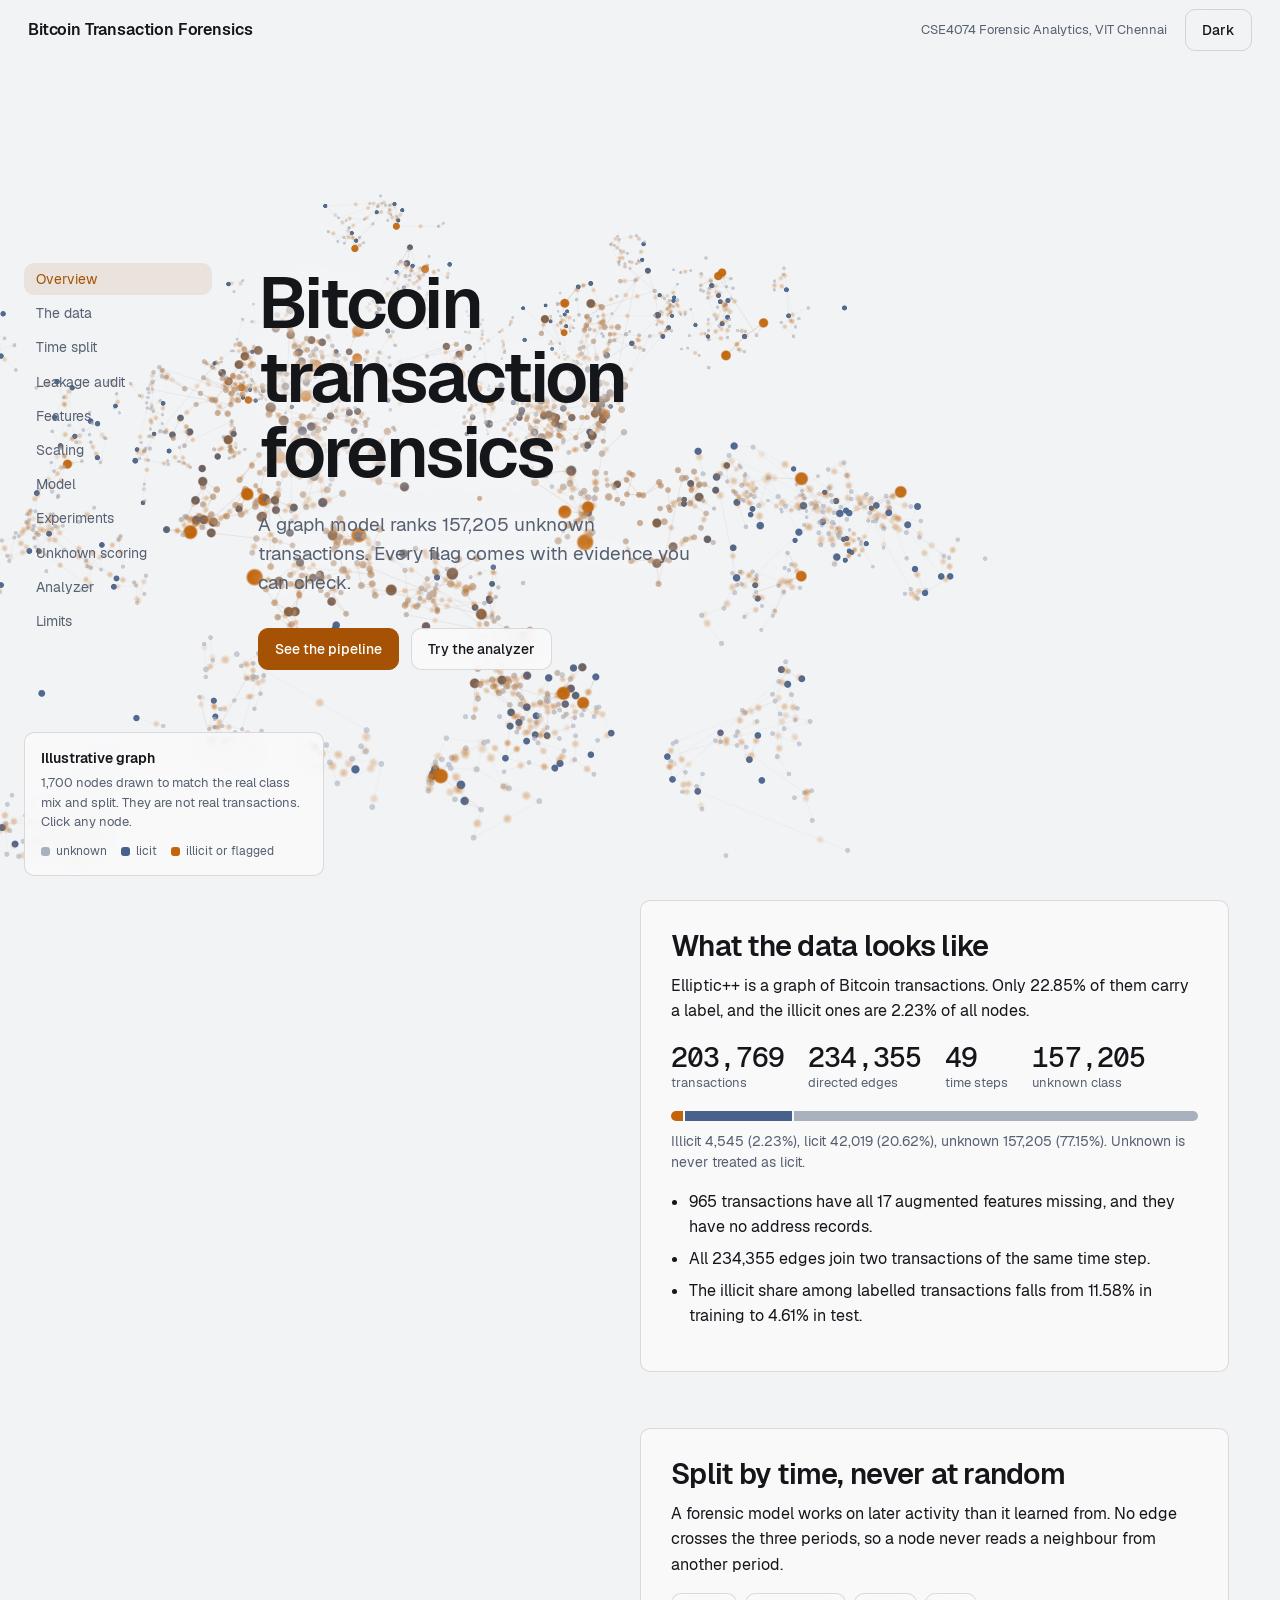
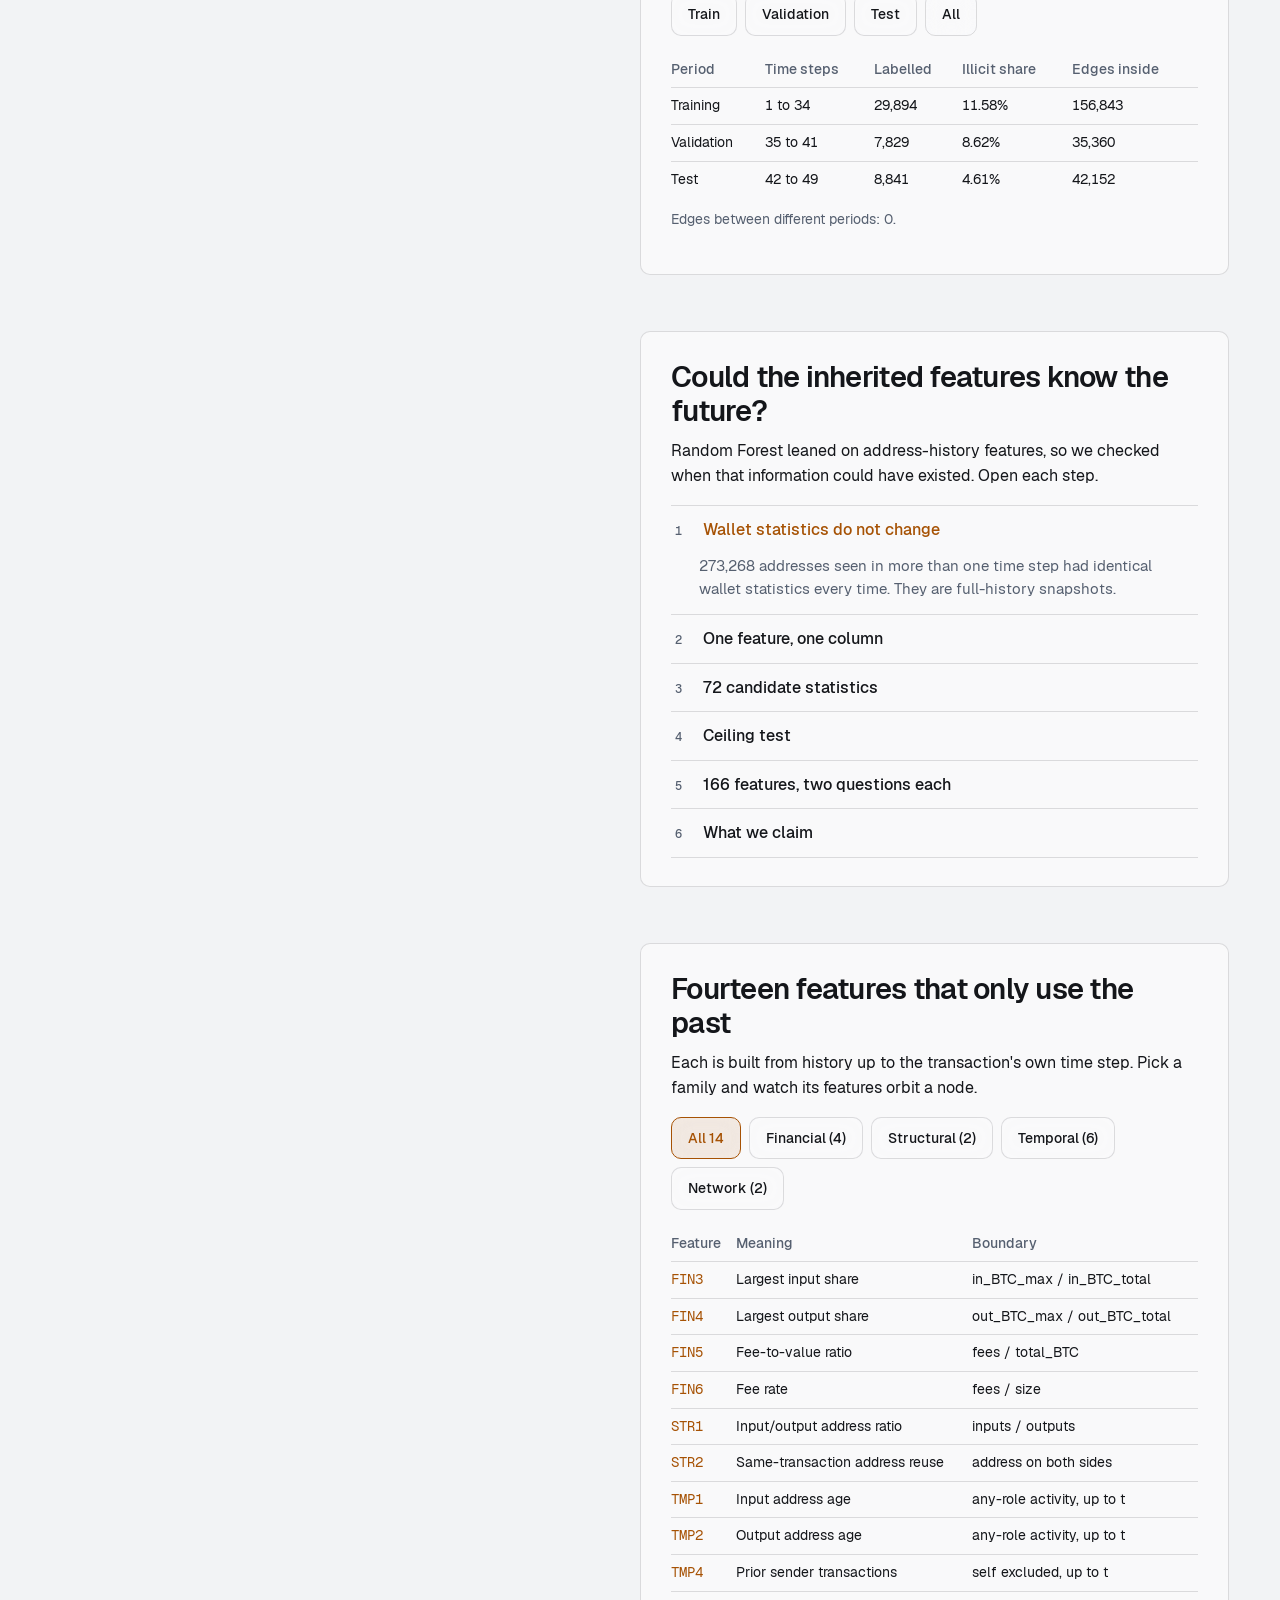
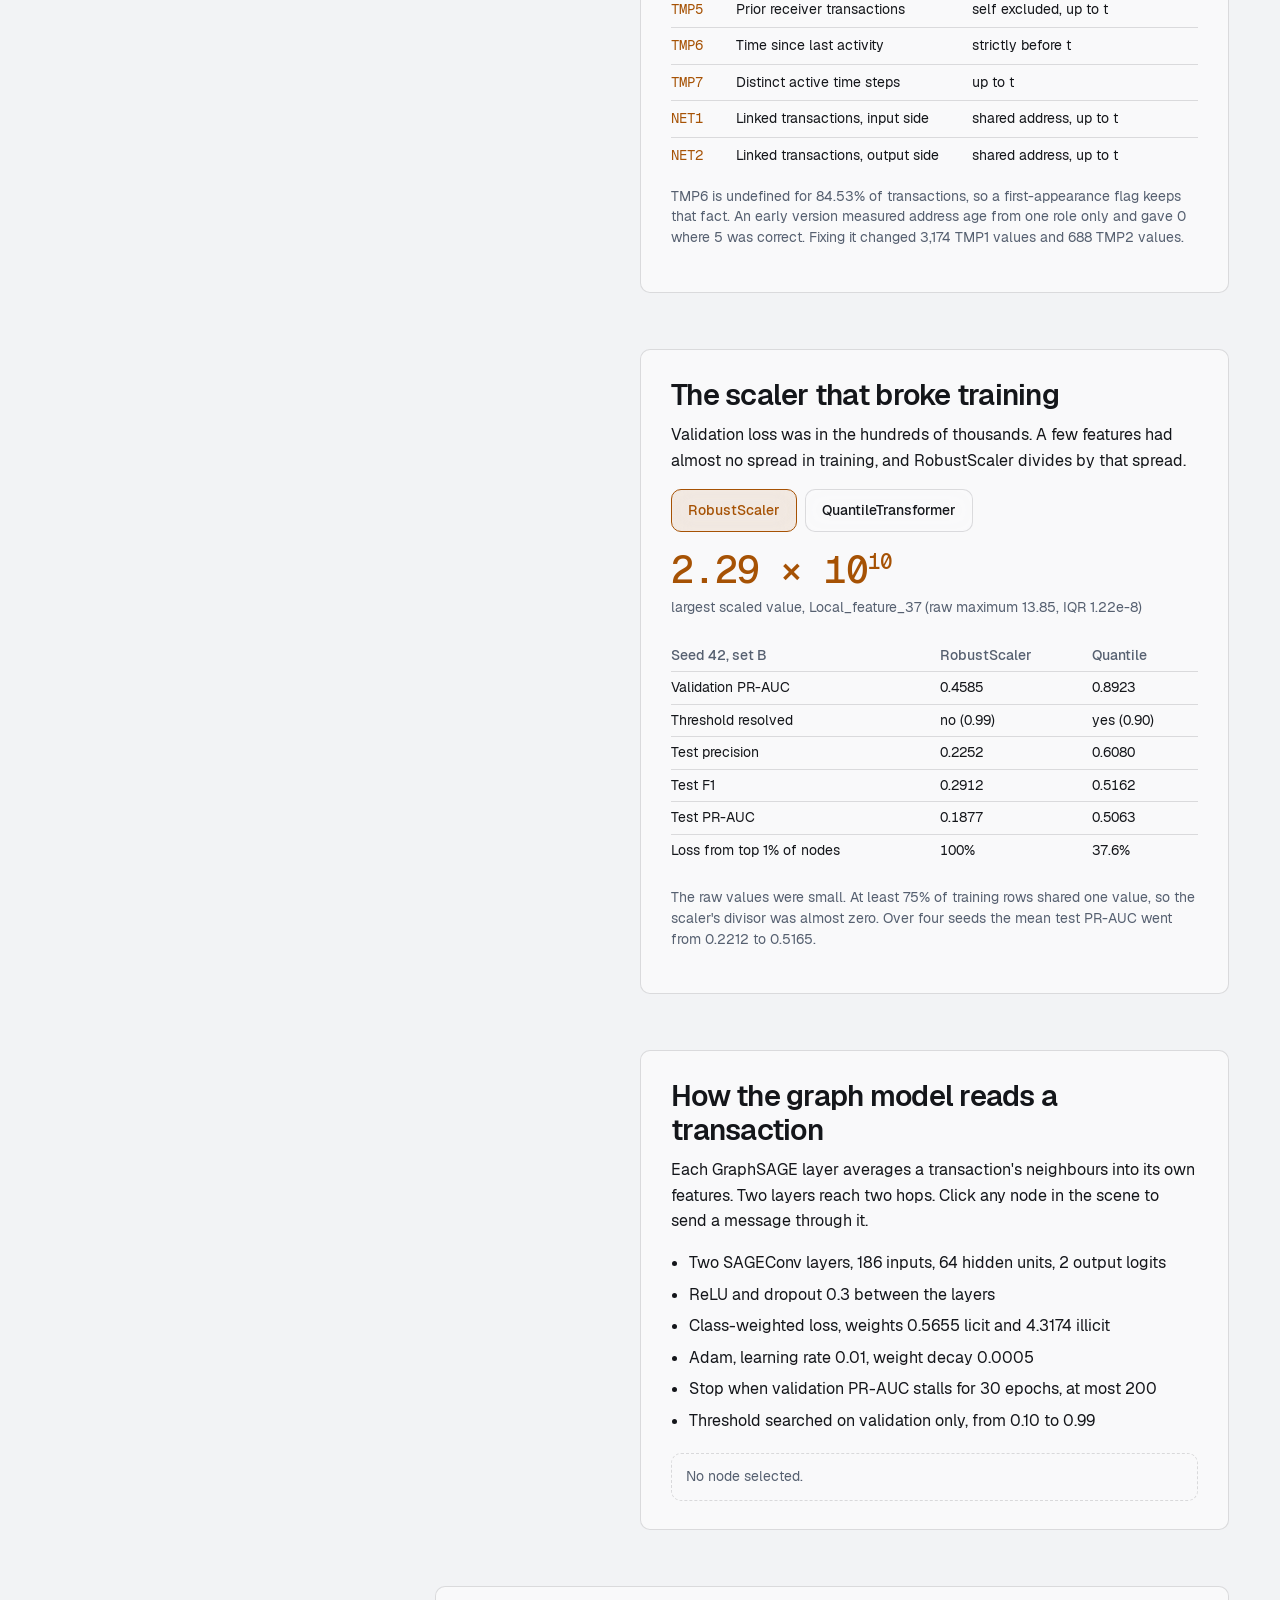
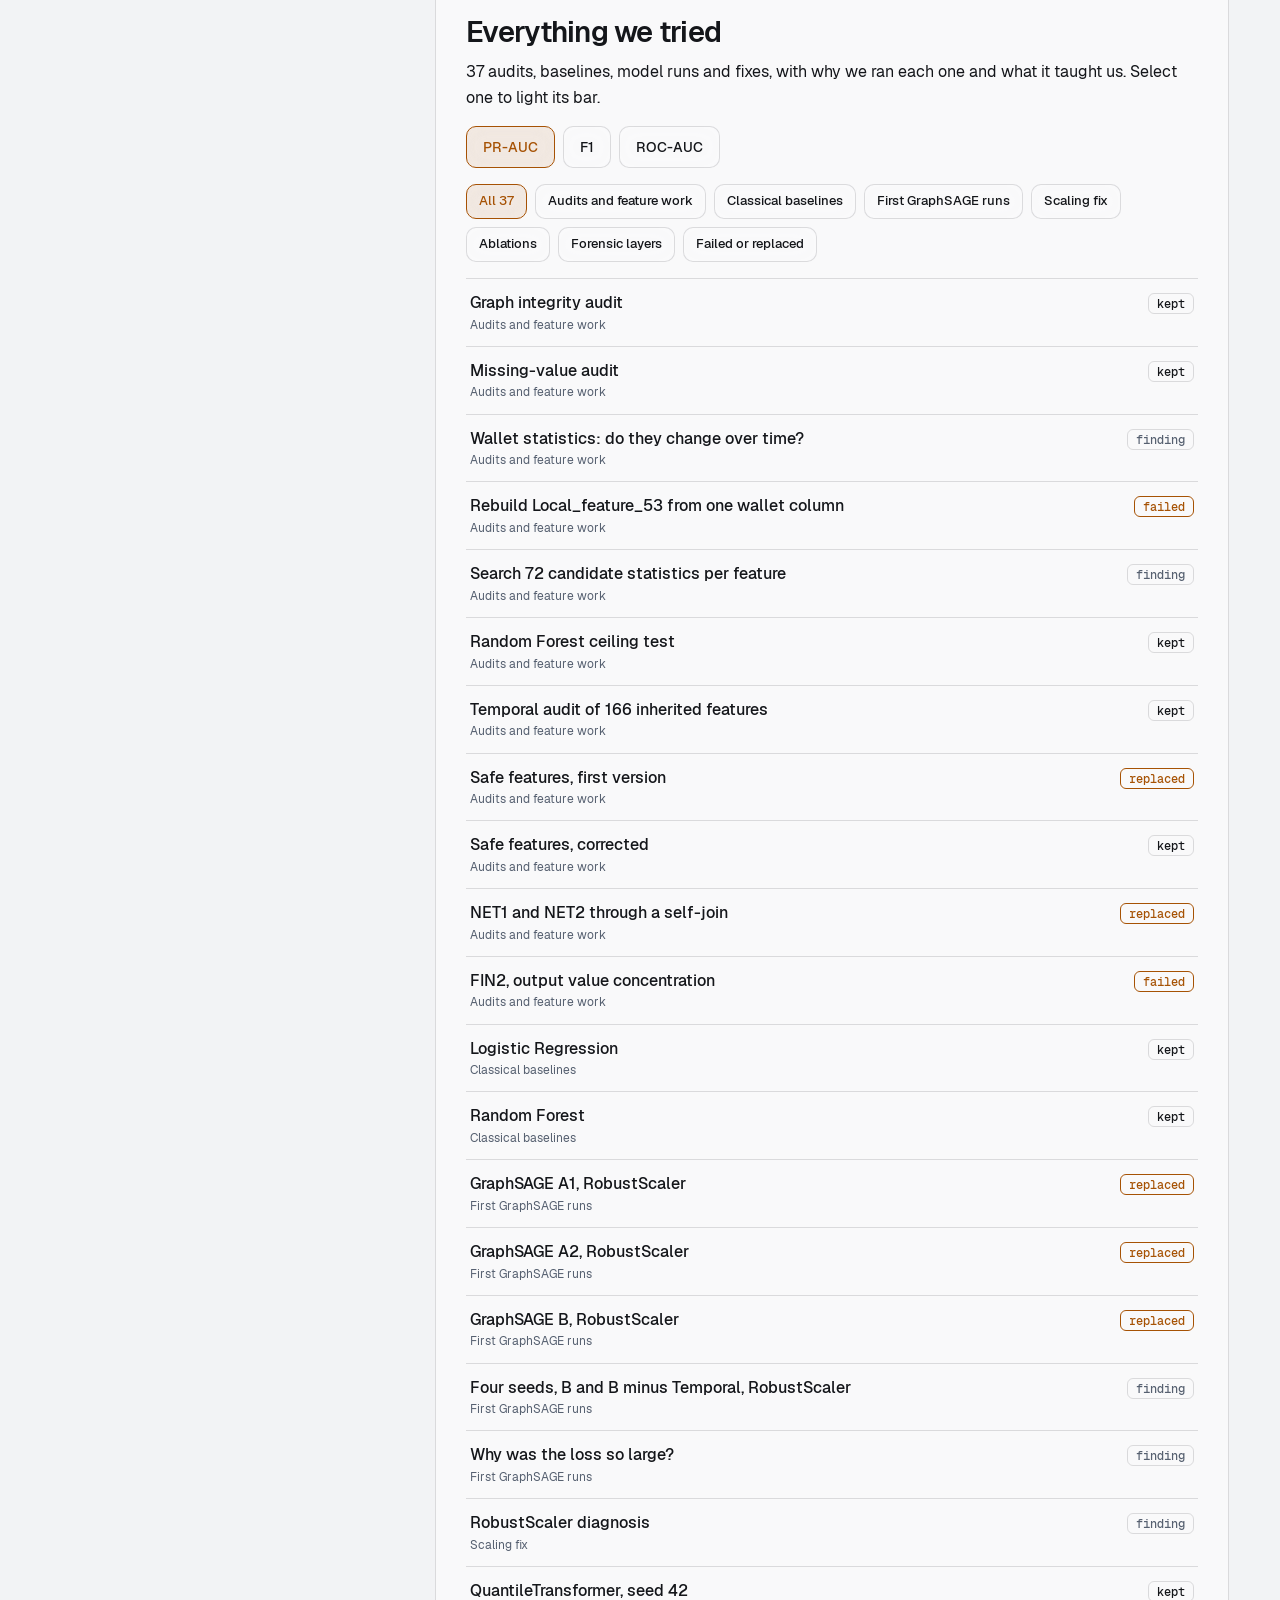
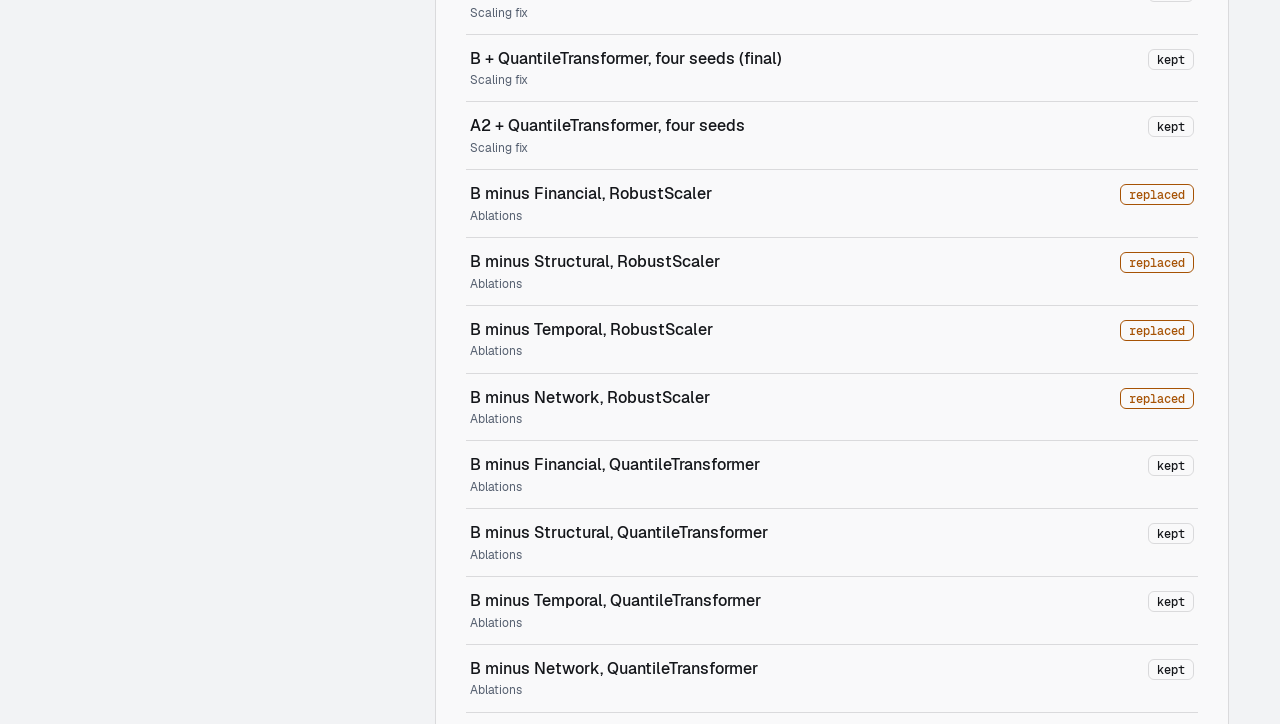
<file: index.html>
<!doctype html>
<html lang="en">
<head>
  <meta charset="utf-8">
  <meta name="viewport" content="width=device-width, initial-scale=1">
  <title>Bitcoin Transaction Forensics</title>
  <meta http-equiv="refresh" content="0; url=dashboard/">
  <link rel="canonical" href="dashboard/">
</head>
<body>
  <p>Opening the project dashboard. If nothing happens, <a href="dashboard/">open it here</a>.</p>
</body>
</html>
</file>
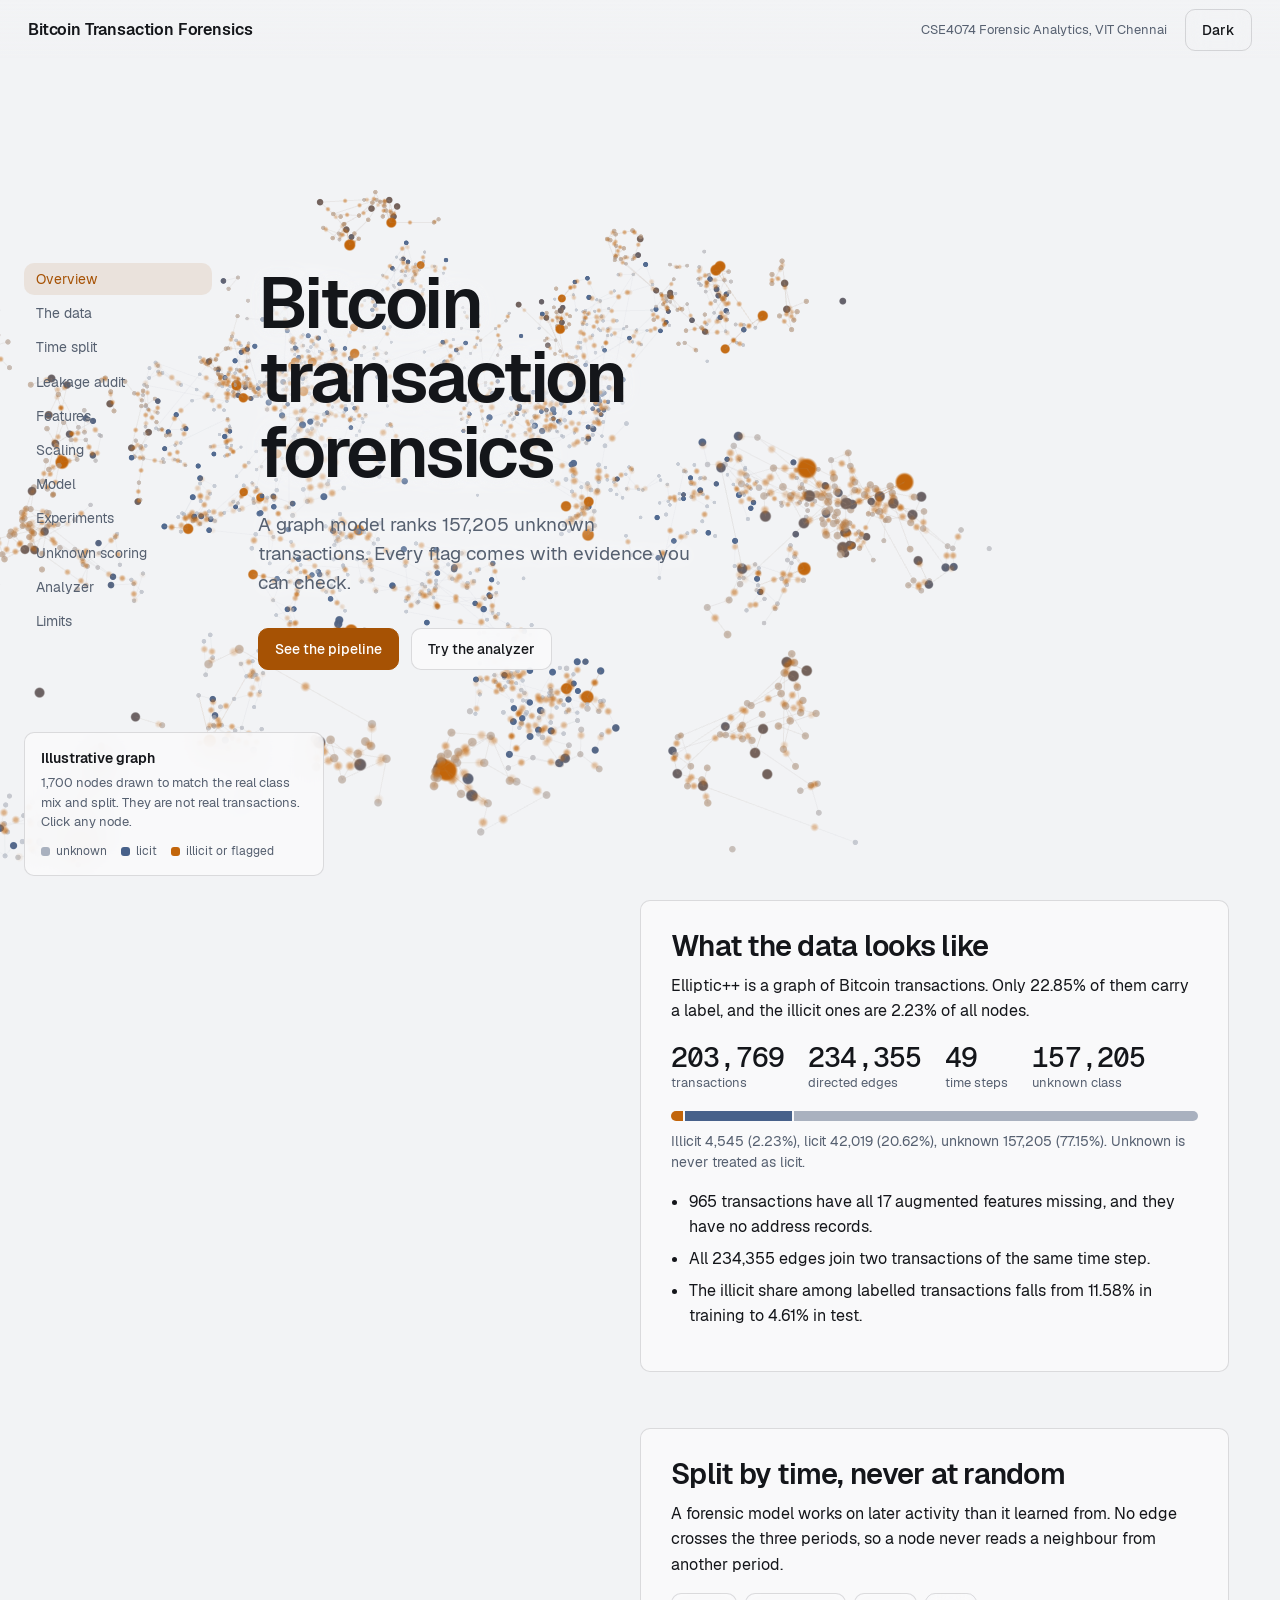
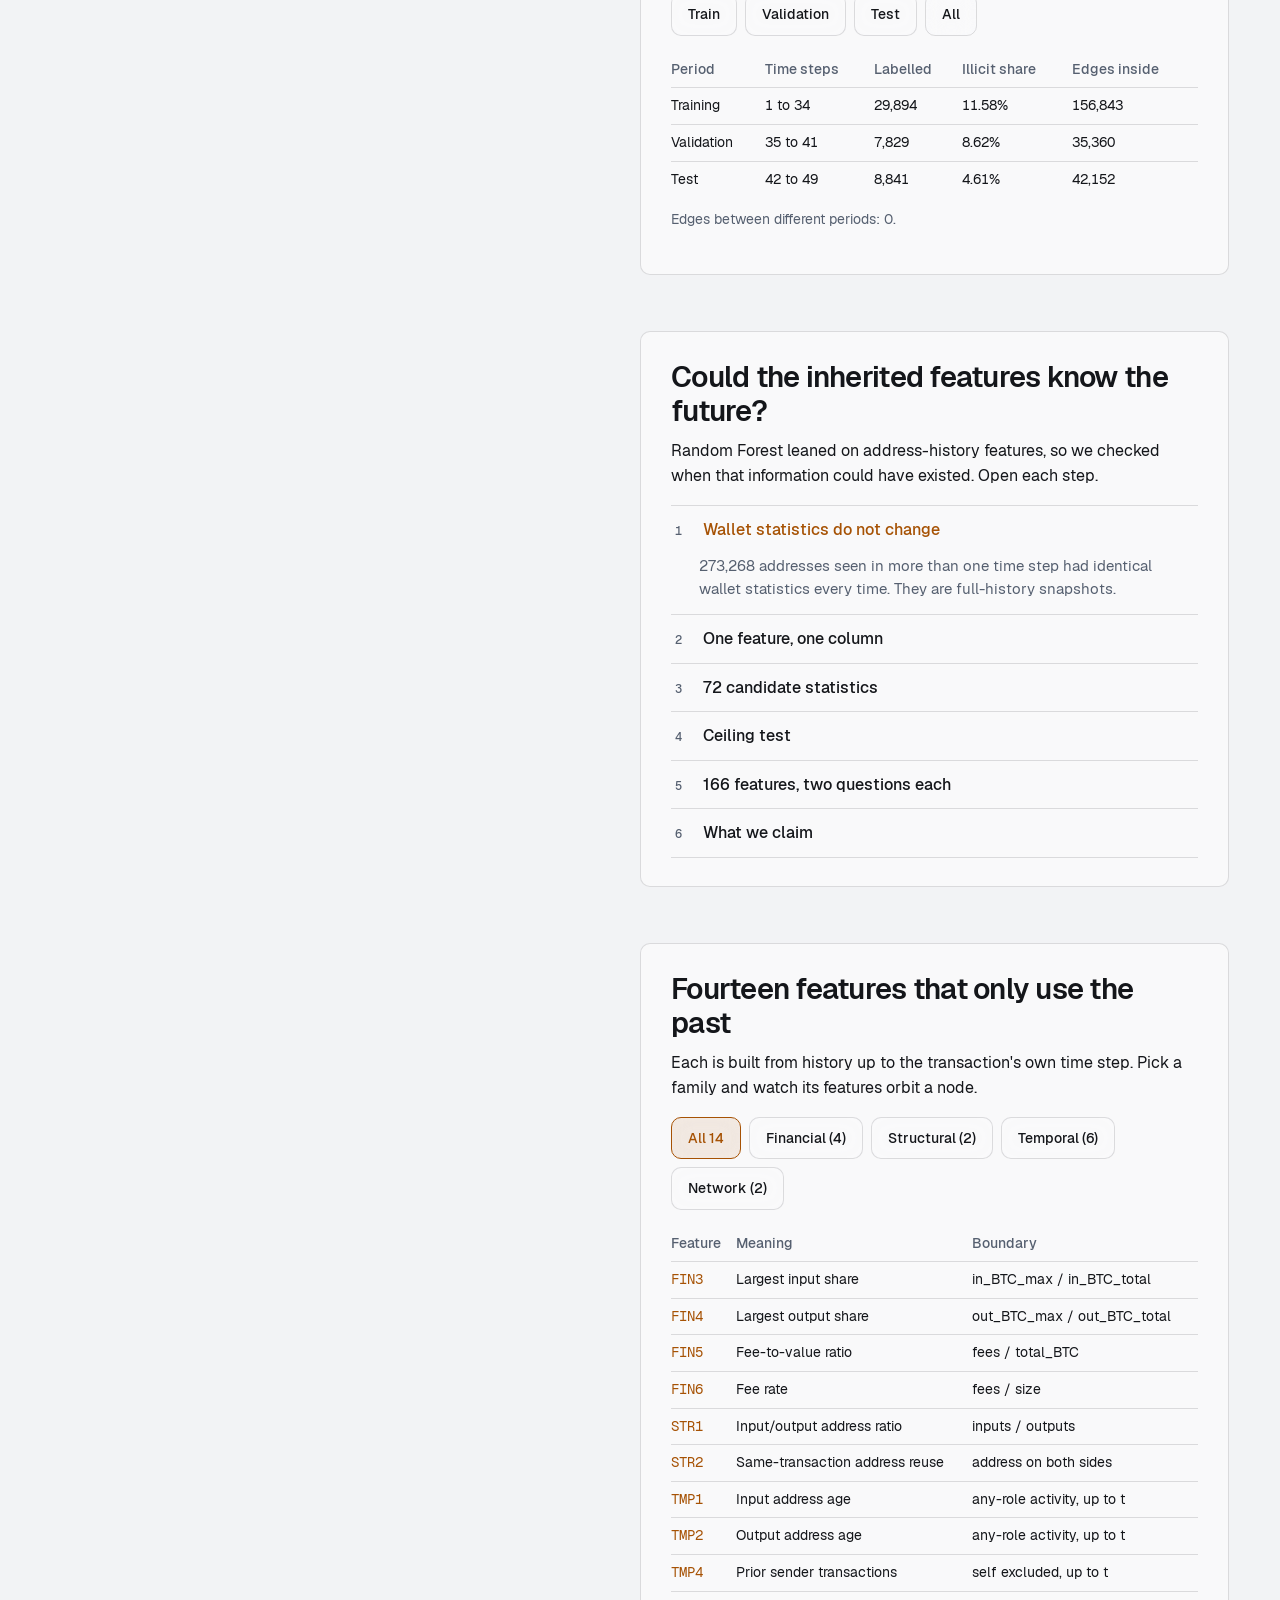
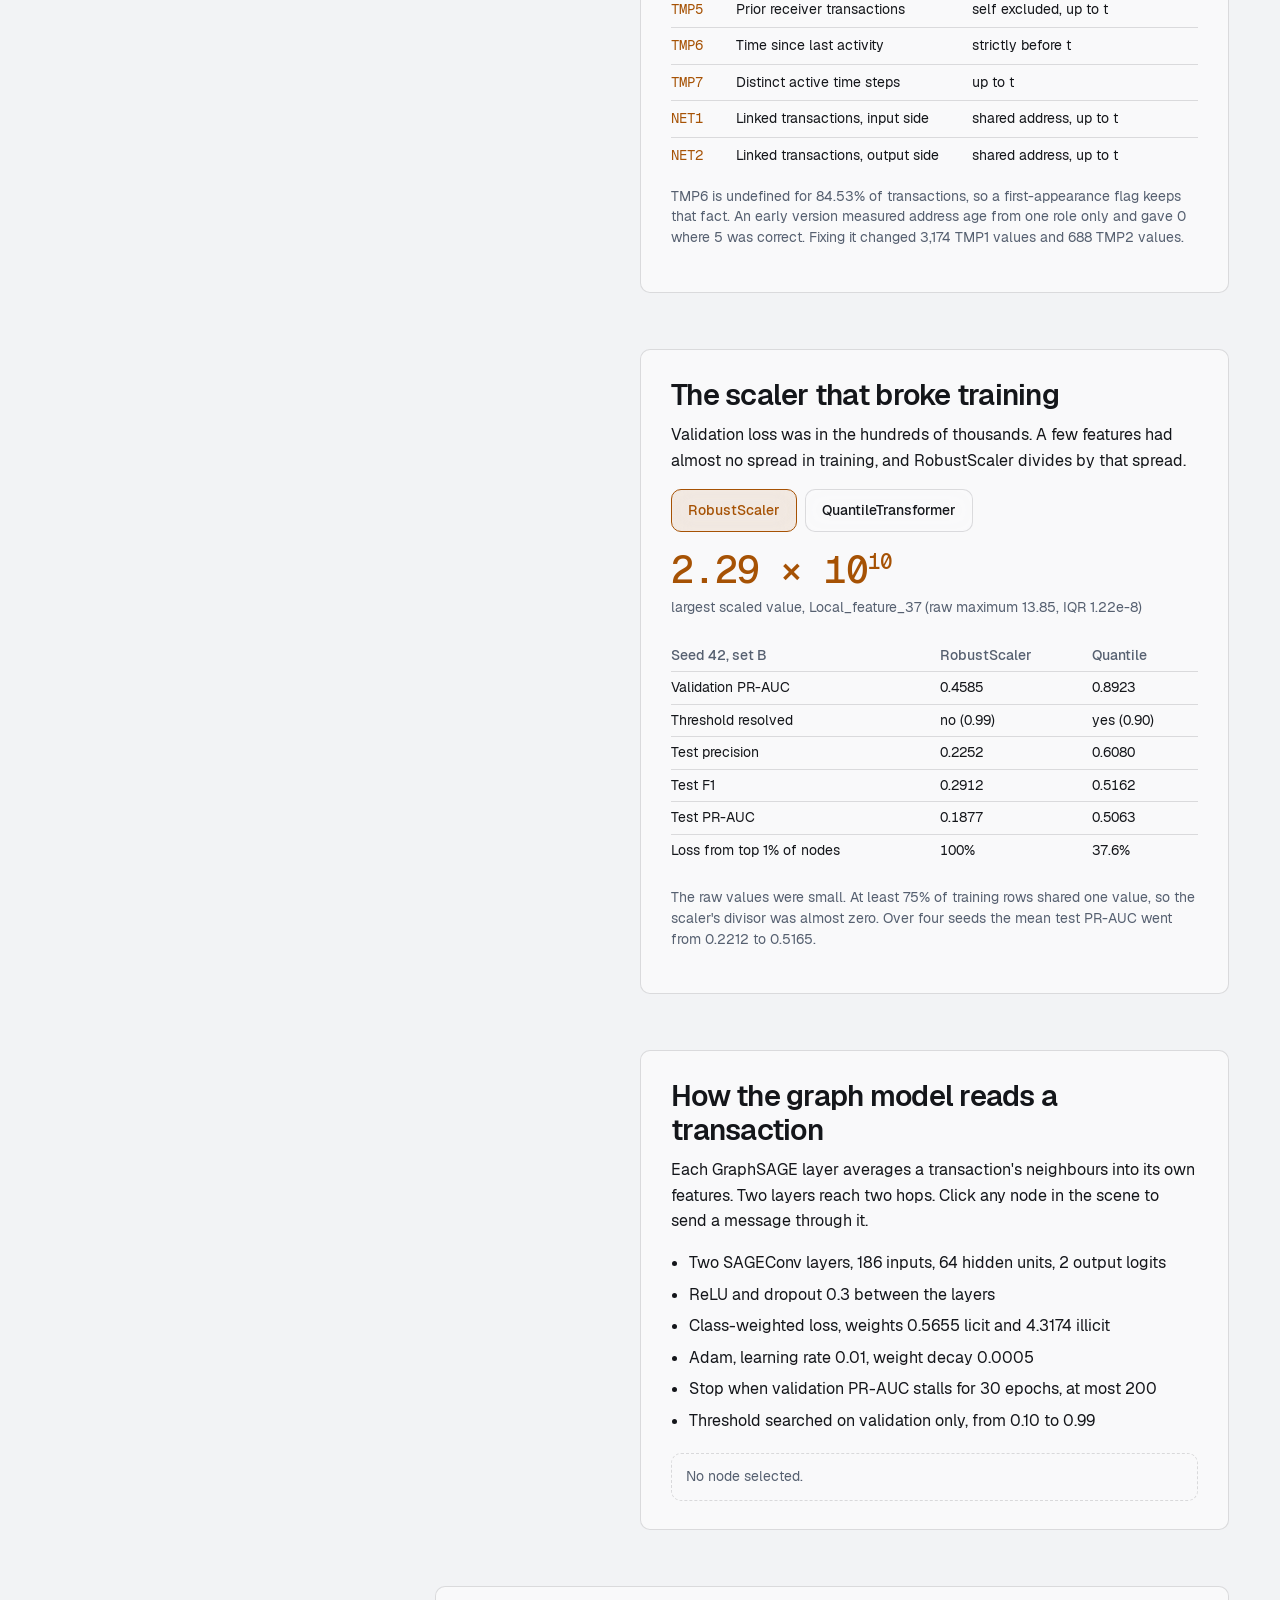
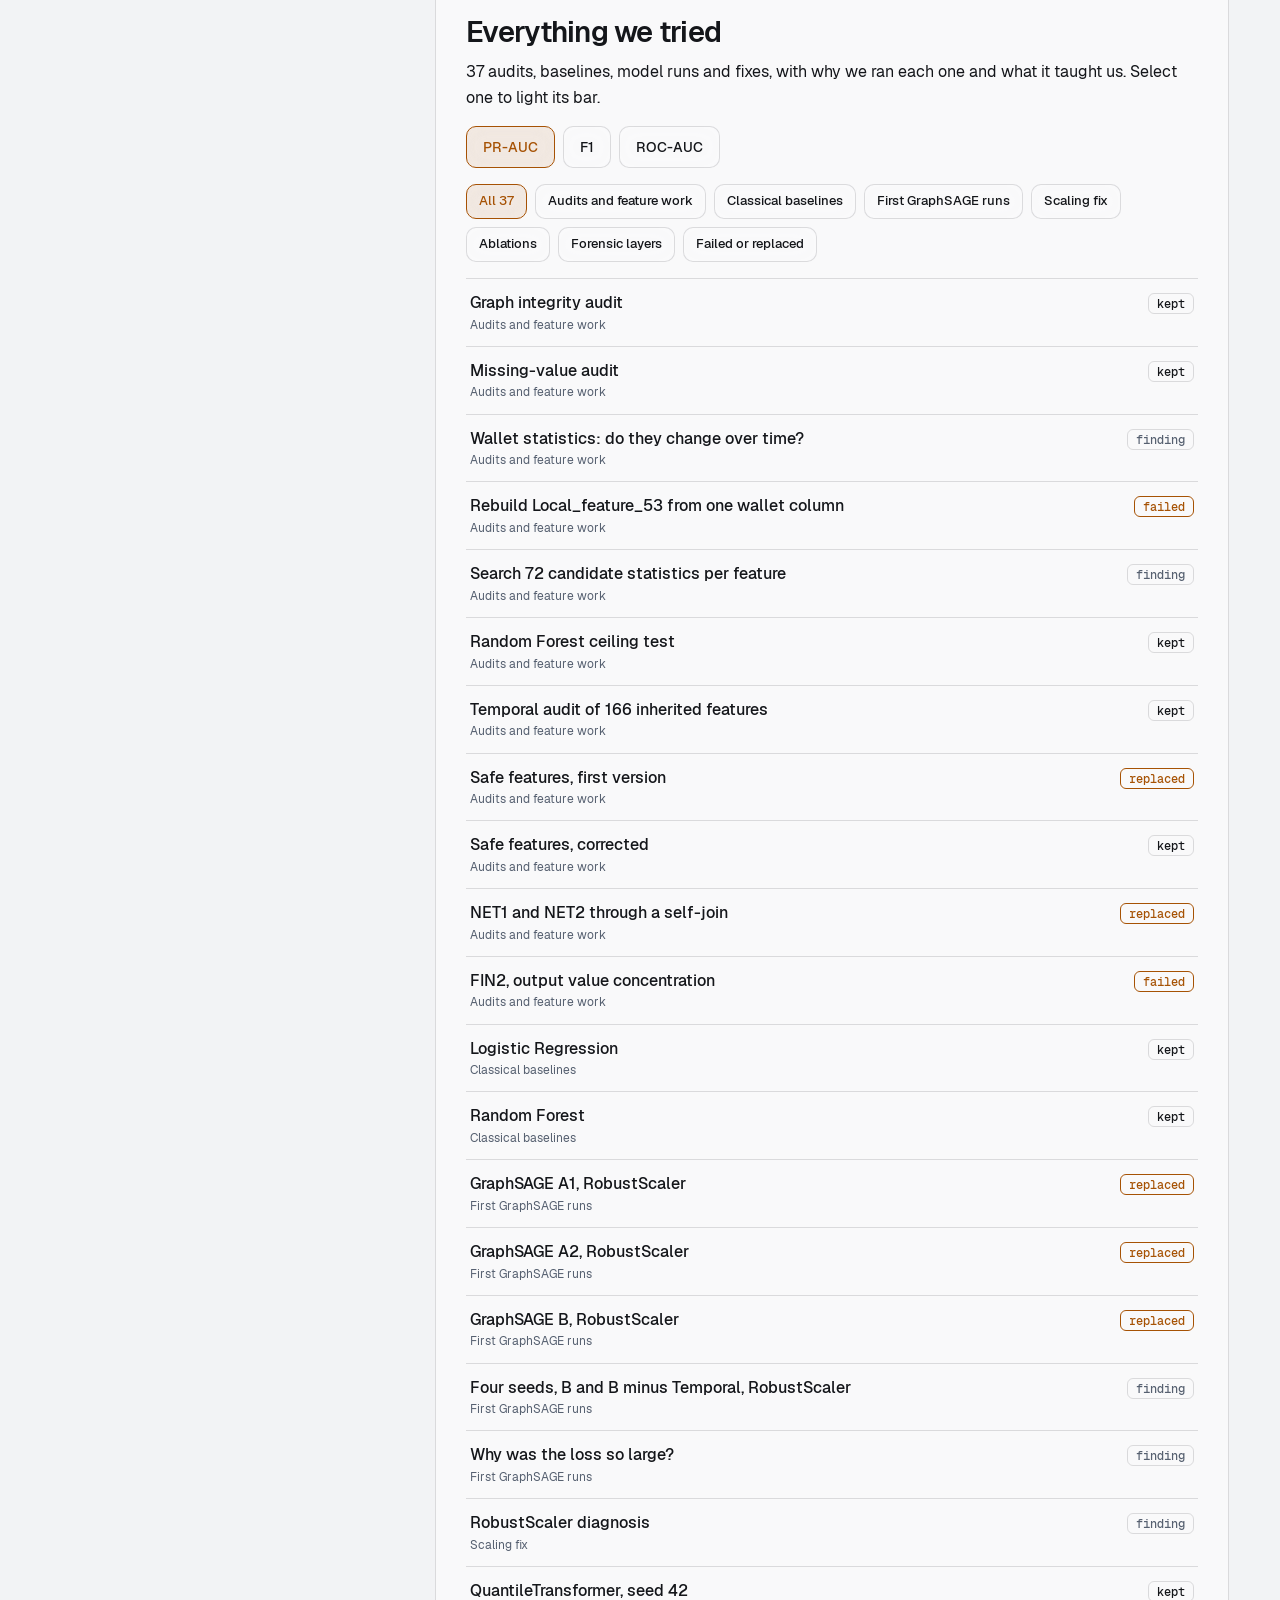
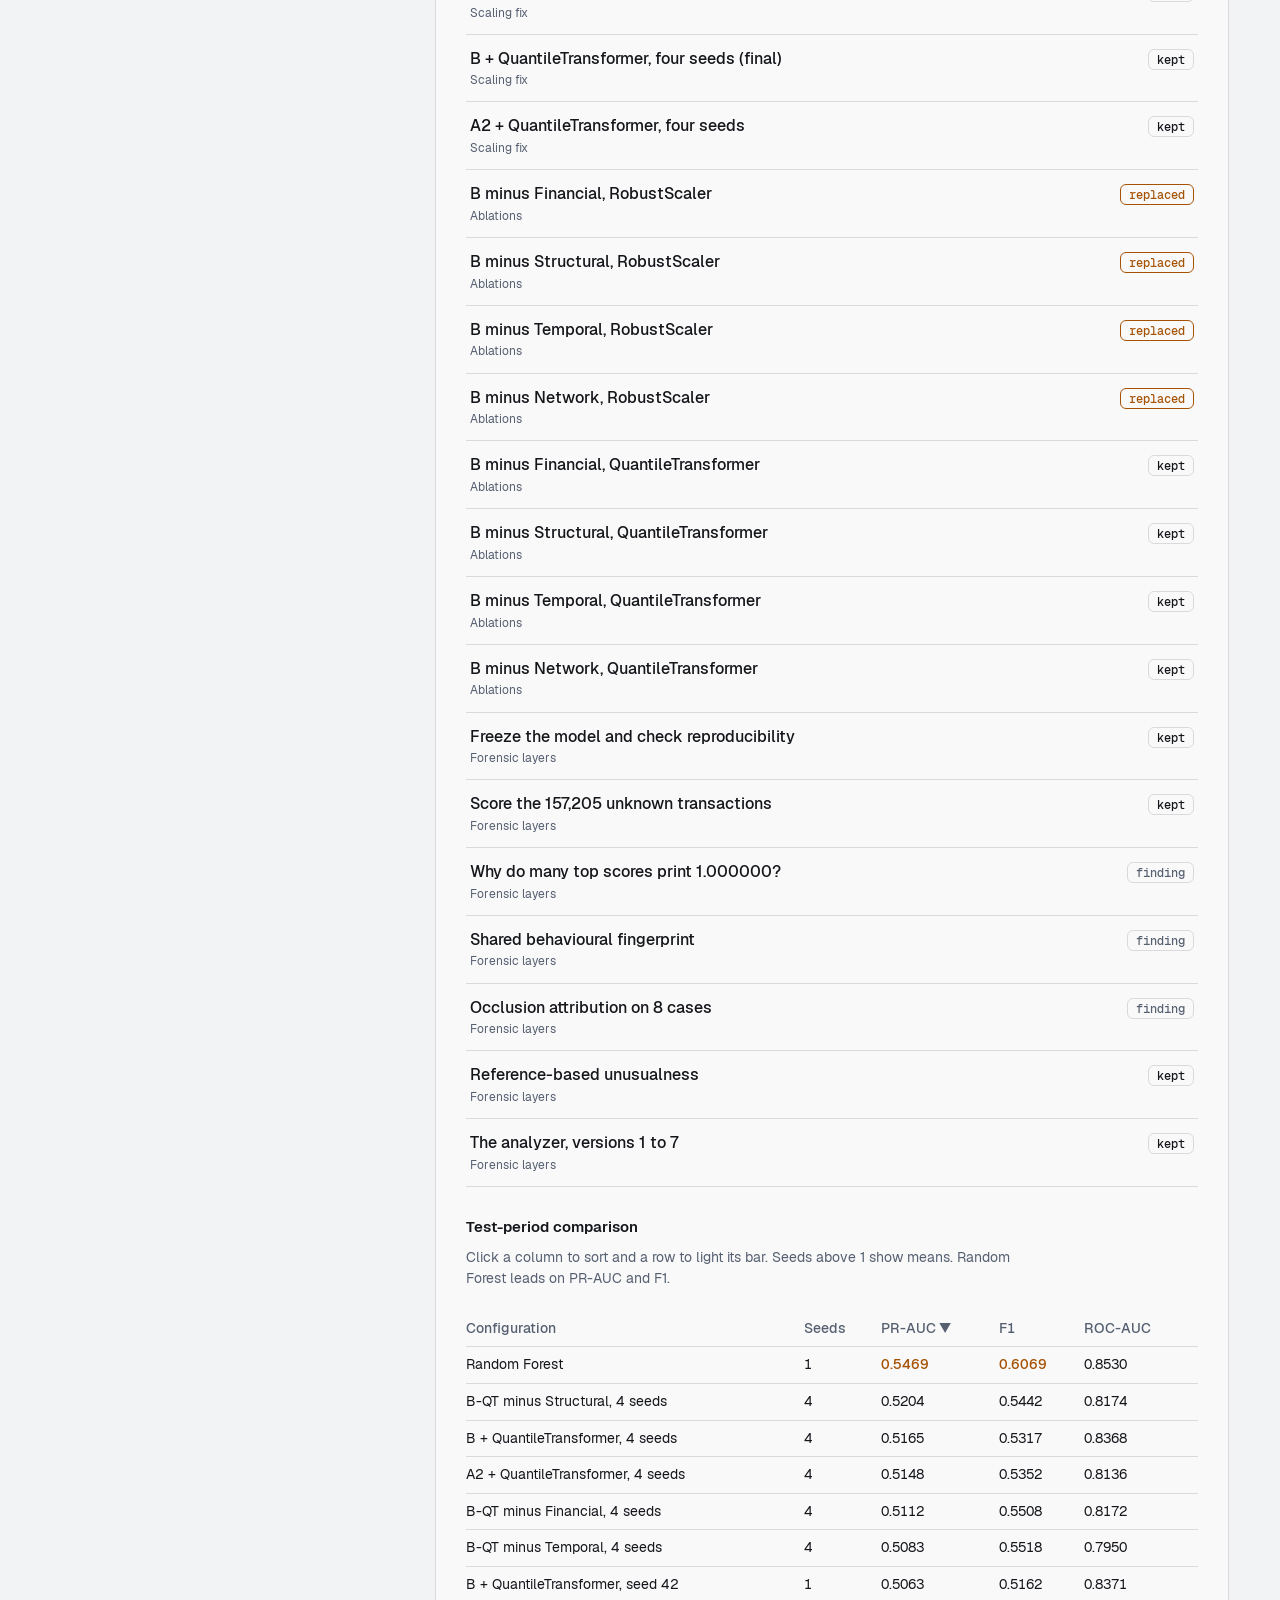
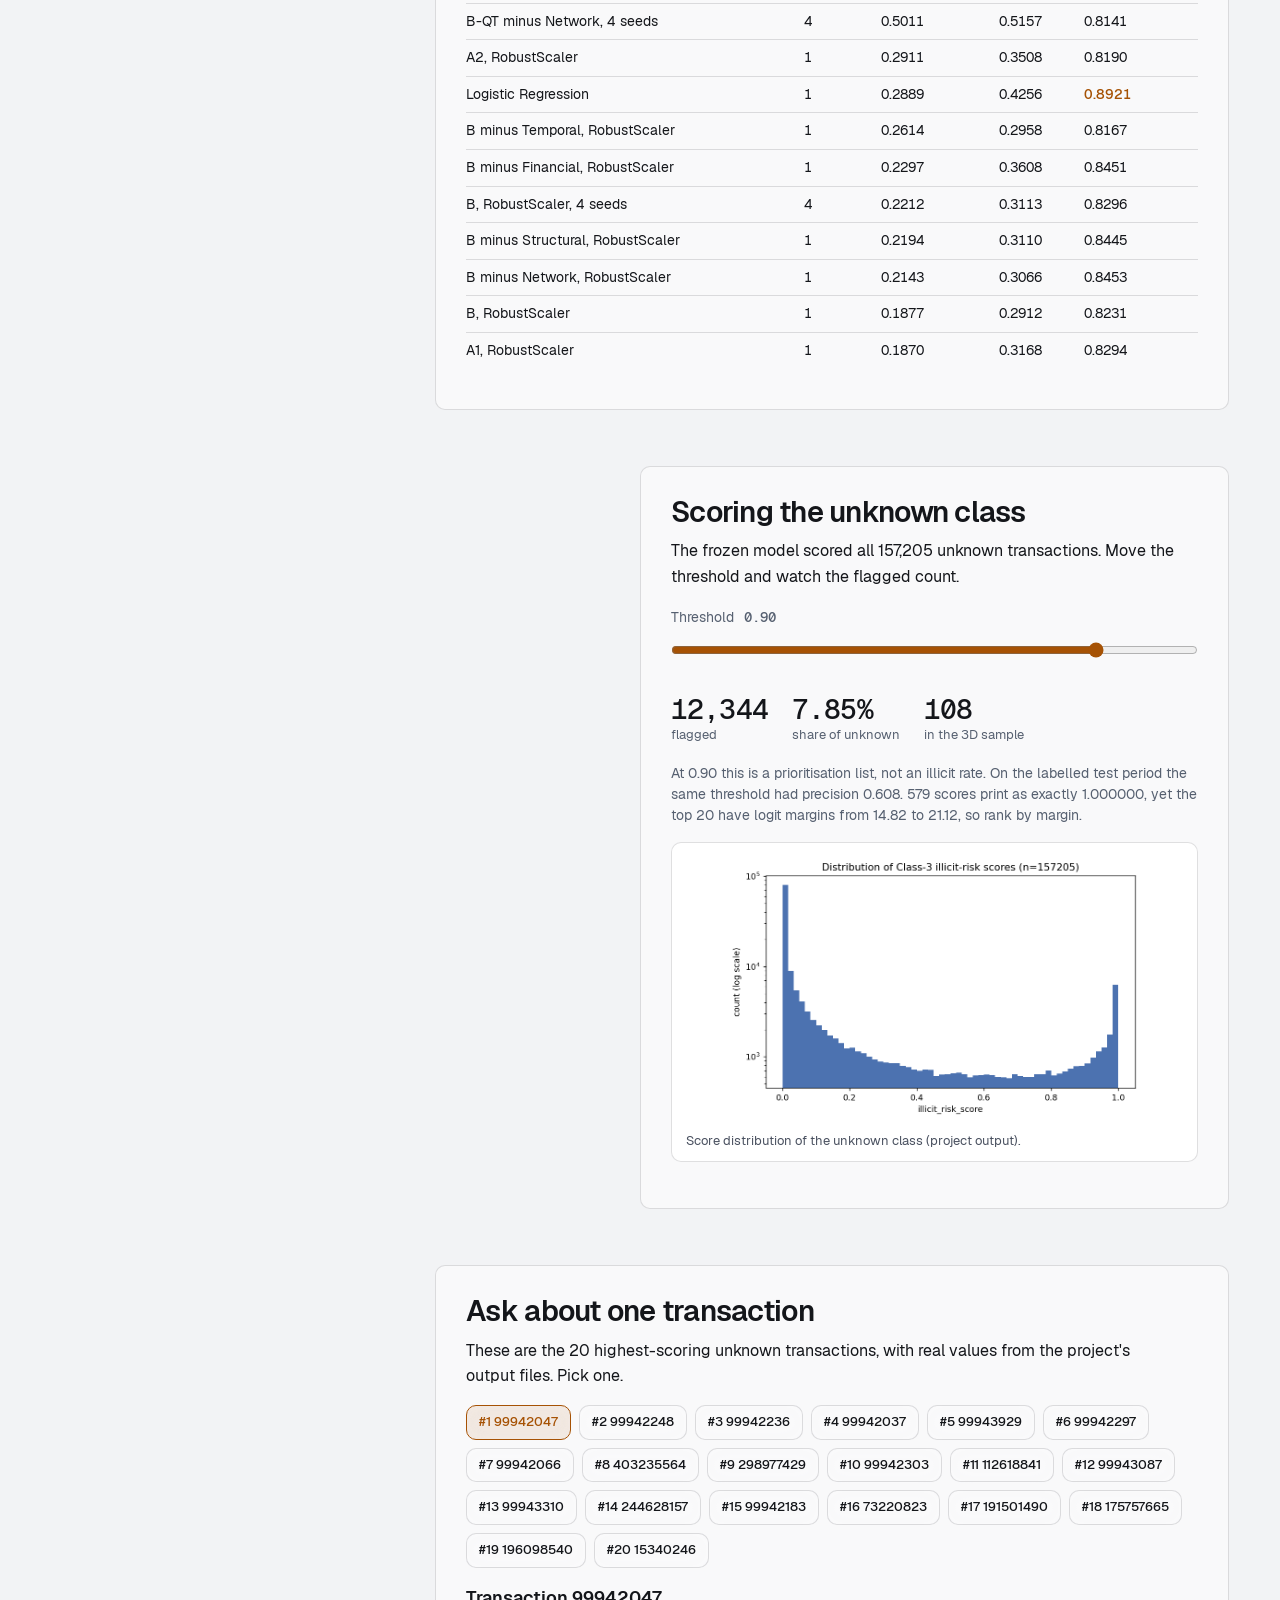
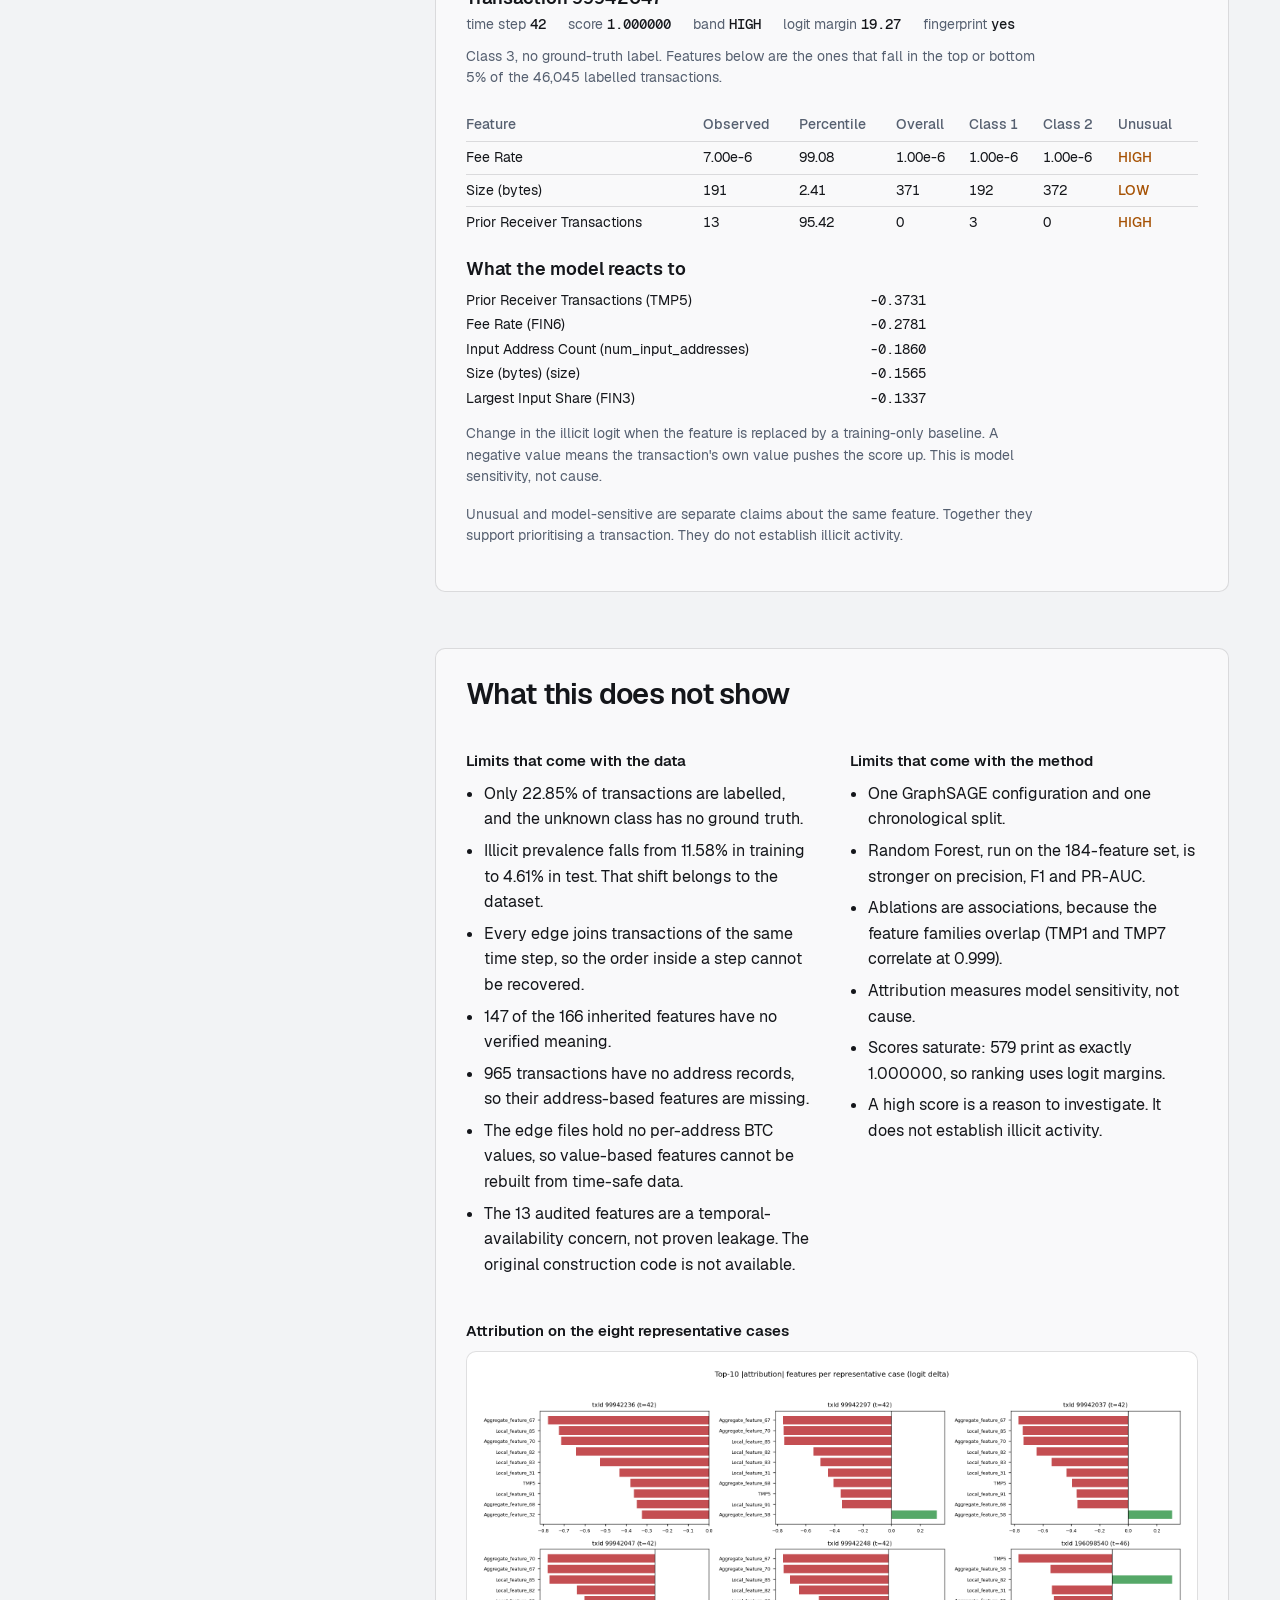
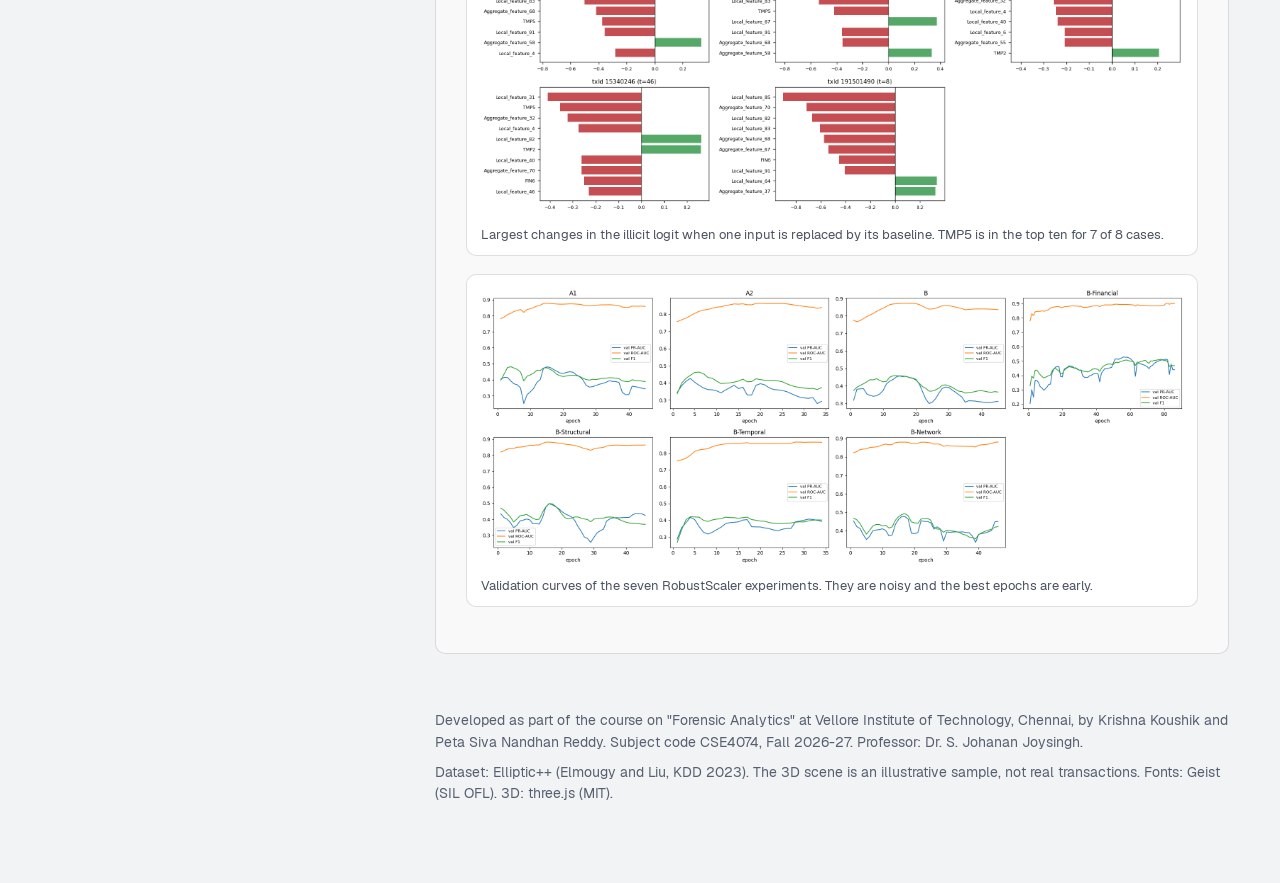
<file: dashboard/index.html>
<!doctype html>
<html lang="en" data-theme="dark">
<head>
  <meta charset="utf-8">
  <meta name="viewport" content="width=device-width, initial-scale=1">
  <title>Bitcoin Transaction Forensics</title>
  <meta name="description" content="Interactive walkthrough of a graph model that ranks unknown Bitcoin transactions, with every experiment, failure and result from the project.">
  <link rel="preload" href="fonts/Geist-Regular.woff2" as="font" type="font/woff2" crossorigin>
  <link rel="stylesheet" href="css/style.css">
</head>
<body>
  <canvas id="scene" aria-hidden="true"></canvas>
  <div id="labels" aria-hidden="true"></div>
  <div id="tip" role="status" aria-live="polite"></div>

  <header class="top">
    <a class="brand" href="#hero">Bitcoin Transaction Forensics</a>
    <div class="top-right">
      <span class="course">CSE4074 Forensic Analytics, VIT Chennai</span>
      <button class="btn ghost" id="theme" type="button" aria-label="Switch colour theme">Light</button>
    </div>
  </header>

  <nav class="rail" aria-label="Sections" id="rail"></nav>

  <aside class="caption" id="caption" aria-live="polite">
    <h3 id="cap-title">Illustrative graph</h3>
    <p id="cap-text">1,700 nodes drawn to match the real class mix and split. They are not real transactions. Click any node.</p>
    <ul class="legend">
      <li><i class="k unk"></i>unknown</li>
      <li><i class="k lic"></i>licit</li>
      <li><i class="k ill"></i>illicit or flagged</li>
    </ul>
  </aside>

  <main id="main">
    <section id="hero" class="hero" data-scene="overview">
      <h1>Bitcoin transaction forensics</h1>
      <p class="lede">A graph model ranks 157,205 unknown transactions. Every flag comes with evidence you can check.</p>
      <div class="cta">
        <a class="btn primary" href="#facts" data-go="facts">See the pipeline</a>
        <a class="btn" href="#analyzer" data-go="analyzer">Try the analyzer</a>
      </div>
    </section>

    <section id="facts" class="panel" data-scene="data">
      <h2>What the data looks like</h2>
      <p>Elliptic++ is a graph of Bitcoin transactions. Only 22.85% of them carry a label, and the illicit ones are 2.23% of all nodes.</p>
      <dl class="stats">
        <div><dt>transactions</dt><dd data-count="203769">203,769</dd></div>
        <div><dt>directed edges</dt><dd data-count="234355">234,355</dd></div>
        <div><dt>time steps</dt><dd data-count="49">49</dd></div>
        <div><dt>unknown class</dt><dd data-count="157205">157,205</dd></div>
      </dl>
      <div class="seg" role="img" aria-label="Class mix: 2.23 percent illicit, 20.62 percent licit, 77.15 percent unknown">
        <span class="s-ill" style="flex:2.23"></span><span class="s-lic" style="flex:20.62"></span><span class="s-unk" style="flex:77.15"></span>
      </div>
      <p class="small">Illicit 4,545 (2.23%), licit 42,019 (20.62%), unknown 157,205 (77.15%). Unknown is never treated as licit.</p>
      <ul class="plain">
        <li>965 transactions have all 17 augmented features missing, and they have no address records.</li>
        <li>All 234,355 edges join two transactions of the same time step.</li>
        <li>The illicit share among labelled transactions falls from 11.58% in training to 4.61% in test.</li>
      </ul>
    </section>

    <section id="split" class="panel" data-scene="time">
      <h2>Split by time, never at random</h2>
      <p>A forensic model works on later activity than it learned from. No edge crosses the three periods, so a node never reads a neighbour from another period.</p>
      <div class="row" id="split-btns" role="group" aria-label="Highlight a period">
        <button class="btn" type="button" data-split="train">Train</button>
        <button class="btn" type="button" data-split="val">Validation</button>
        <button class="btn" type="button" data-split="test">Test</button>
        <button class="btn ghost" type="button" data-split="">All</button>
      </div>
      <table class="tbl">
        <thead><tr><th>Period</th><th>Time steps</th><th>Labelled</th><th>Illicit share</th><th>Edges inside</th></tr></thead>
        <tbody>
          <tr data-row="train"><td>Training</td><td>1 to 34</td><td>29,894</td><td>11.58%</td><td>156,843</td></tr>
          <tr data-row="val"><td>Validation</td><td>35 to 41</td><td>7,829</td><td>8.62%</td><td>35,360</td></tr>
          <tr data-row="test"><td>Test</td><td>42 to 49</td><td>8,841</td><td>4.61%</td><td>42,152</td></tr>
        </tbody>
      </table>
      <p class="small">Edges between different periods: 0.</p>
    </section>

    <section id="leak" class="panel" data-scene="leak">
      <h2>Could the inherited features know the future?</h2>
      <p>Random Forest leaned on address-history features, so we checked when that information could have existed. Open each step.</p>
      <ol class="steps" id="leak-steps"></ol>
    </section>

    <section id="features" class="panel" data-scene="features">
      <h2>Fourteen features that only use the past</h2>
      <p>Each is built from history up to the transaction's own time step. Pick a family and watch its features orbit a node.</p>
      <div class="row" id="fam-btns" role="group" aria-label="Feature family"></div>
      <table class="tbl" id="fam-table"><thead><tr><th>Feature</th><th>Meaning</th><th>Boundary</th></tr></thead><tbody></tbody></table>
      <p class="small">TMP6 is undefined for 84.53% of transactions, so a first-appearance flag keeps that fact. An early version measured address age from one role only and gave 0 where 5 was correct. Fixing it changed 3,174 TMP1 values and 688 TMP2 values.</p>
    </section>

    <section id="scaling" class="panel" data-scene="scale">
      <h2>The scaler that broke training</h2>
      <p>Validation loss was in the hundreds of thousands. A few features had almost no spread in training, and RobustScaler divides by that spread.</p>
      <div class="row" id="scale-btns" role="group" aria-label="Scaler">
        <button class="btn" type="button" data-variant="robust" aria-pressed="true">RobustScaler</button>
        <button class="btn" type="button" data-variant="qt" aria-pressed="false">QuantileTransformer</button>
      </div>
      <div class="vs">
        <div id="vs-a"><span class="mono big" id="vs-big">2.29 × 10<sup>10</sup></span><span class="small" id="vs-sub">largest scaled value, Local_feature_37 (raw maximum 13.85, IQR 1.22e-8)</span></div>
        <table class="tbl compact">
          <thead><tr><th>Seed 42, set B</th><th>RobustScaler</th><th>Quantile</th></tr></thead>
          <tbody>
            <tr><td>Validation PR-AUC</td><td>0.4585</td><td>0.8923</td></tr>
            <tr><td>Threshold resolved</td><td>no (0.99)</td><td>yes (0.90)</td></tr>
            <tr><td>Test precision</td><td>0.2252</td><td>0.6080</td></tr>
            <tr><td>Test F1</td><td>0.2912</td><td>0.5162</td></tr>
            <tr><td>Test PR-AUC</td><td>0.1877</td><td>0.5063</td></tr>
            <tr><td>Loss from top 1% of nodes</td><td>100%</td><td>37.6%</td></tr>
          </tbody>
        </table>
      </div>
      <p class="small">The raw values were small. At least 75% of training rows shared one value, so the scaler's divisor was almost zero. Over four seeds the mean test PR-AUC went from 0.2212 to 0.5165.</p>
    </section>

    <section id="model" class="panel" data-scene="model">
      <h2>How the graph model reads a transaction</h2>
      <p>Each GraphSAGE layer averages a transaction's neighbours into its own features. Two layers reach two hops. Click any node in the scene to send a message through it.</p>
      <ul class="plain two">
        <li>Two SAGEConv layers, 186 inputs, 64 hidden units, 2 output logits</li>
        <li>ReLU and dropout 0.3 between the layers</li>
        <li>Class-weighted loss, weights 0.5655 licit and 4.3174 illicit</li>
        <li>Adam, learning rate 0.01, weight decay 0.0005</li>
        <li>Stop when validation PR-AUC stalls for 30 epochs, at most 200</li>
        <li>Threshold searched on validation only, from 0.10 to 0.99</li>
      </ul>
      <div class="inspect" id="inspect"><span class="small">No node selected.</span></div>
    </section>

    <section id="experiments" class="panel wide" data-scene="bars">
      <h2>Everything we tried</h2>
      <p id="exp-intro">Audits, baselines, model runs and fixes, with why we ran each one and what it taught us. Select one to light its bar.</p>
      <div class="row" id="metric-btns" role="group" aria-label="Metric shown by the bars">
        <button class="btn" type="button" data-metric="pr" aria-pressed="true">PR-AUC</button>
        <button class="btn" type="button" data-metric="f1" aria-pressed="false">F1</button>
        <button class="btn" type="button" data-metric="roc" aria-pressed="false">ROC-AUC</button>
      </div>
      <div class="row chips" id="exp-filters" role="group" aria-label="Filter experiments"></div>
      <ul class="exps" id="exp-list"></ul>
      <h3 class="sub">Test-period comparison</h3>
      <p class="small">Click a column to sort and a row to light its bar. Seeds above 1 show means. Random Forest leads on PR-AUC and F1.</p>
      <div class="scroll"><table class="tbl sortable" id="cmp"><thead></thead><tbody></tbody></table></div>
    </section>

    <section id="unknown" class="panel" data-scene="risk">
      <h2>Scoring the unknown class</h2>
      <p>The frozen model scored all 157,205 unknown transactions. Move the threshold and watch the flagged count.</p>
      <label class="slide" for="thr">Threshold <output id="thr-out" class="mono">0.90</output></label>
      <input id="thr" type="range" min="0.5" max="0.99" step="0.01" value="0.9">
      <dl class="stats three">
        <div><dt>flagged</dt><dd id="thr-count">12,344</dd></div>
        <div><dt>share of unknown</dt><dd id="thr-pct">7.85%</dd></div>
        <div><dt>in the 3D sample</dt><dd id="thr-sample">0</dd></div>
      </dl>
      <p class="small">At 0.90 this is a prioritisation list, not an illicit rate. On the labelled test period the same threshold had precision 0.608. 579 scores print as exactly 1.000000, yet the top 20 have logit margins from 14.82 to 21.12, so rank by margin.</p>
      <figure class="plate"><img src="img/class3_score_distribution.png" alt="Histogram of the illicit-risk score of the 157,205 unknown transactions on a log count axis" width="910" height="585" loading="lazy"><figcaption>Score distribution of the unknown class (project output).</figcaption></figure>
    </section>

    <section id="analyzer" class="panel wide" data-scene="case">
      <h2>Ask about one transaction</h2>
      <p>These are the 20 highest-scoring unknown transactions, with real values from the project's output files. Pick one.</p>
      <div class="row chips" id="case-list" role="group" aria-label="Top 20 transactions"></div>
      <div class="case" id="case-detail"></div>
    </section>

    <section id="limits" class="panel wide" data-scene="overview">
      <h2>What this does not show</h2>
      <div class="cols">
        <div>
          <h3 class="sub">Limits that come with the data</h3>
          <ul class="plain">
            <li>Only 22.85% of transactions are labelled, and the unknown class has no ground truth.</li>
            <li>Illicit prevalence falls from 11.58% in training to 4.61% in test. That shift belongs to the dataset.</li>
            <li>Every edge joins transactions of the same time step, so the order inside a step cannot be recovered.</li>
            <li>147 of the 166 inherited features have no verified meaning.</li>
            <li>965 transactions have no address records, so their address-based features are missing.</li>
            <li>The edge files hold no per-address BTC values, so value-based features cannot be rebuilt from time-safe data.</li>
            <li>The 13 audited features are a temporal-availability concern, not proven leakage. The original construction code is not available.</li>
          </ul>
        </div>
        <div>
          <h3 class="sub">Limits that come with the method</h3>
          <ul class="plain">
            <li>One GraphSAGE configuration and one chronological split.</li>
            <li>Random Forest, run on the 184-feature set, is stronger on precision, F1 and PR-AUC.</li>
            <li>Ablations are associations, because the feature families overlap (TMP1 and TMP7 correlate at 0.999).</li>
            <li>Attribution measures model sensitivity, not cause.</li>
            <li>Scores saturate: 579 print as exactly 1.000000, so ranking uses logit margins.</li>
            <li>A high score is a reason to investigate. It does not establish illicit activity.</li>
          </ul>
        </div>
      </div>
      <h3 class="sub">Attribution on the eight representative cases</h3>
      <figure class="plate wide-plate"><img src="img/top_feature_attributions.png" alt="Ten largest absolute attributions per representative case, as horizontal bars" width="1950" height="1248" loading="lazy"><figcaption>Largest changes in the illicit logit when one input is replaced by its baseline. TMP5 is in the top ten for 7 of 8 cases.</figcaption></figure>
      <figure class="plate wide-plate"><img src="img/gnn_training_curves.png" alt="Validation PR-AUC, ROC-AUC and F1 per epoch for the seven RobustScaler experiments" width="2000" height="800" loading="lazy"><figcaption>Validation curves of the seven RobustScaler experiments. They are noisy and the best epochs are early.</figcaption></figure>
    </section>

    <footer class="foot">
      <p>Developed as part of the course on "Forensic Analytics" at Vellore Institute of Technology, Chennai, by Krishna Koushik and Peta Siva Nandhan Reddy. Subject code CSE4074, Fall 2026-27. Professor: Dr. S. Johanan Joysingh.</p>
      <p class="small">Dataset: Elliptic++ (Elmougy and Liu, KDD 2023). The 3D scene is an illustrative sample, not real transactions. Fonts: Geist (SIL OFL). 3D: three.js (MIT).</p>
    </footer>
  </main>

  <script src="vendor/three.min.js"></script>
  <script src="assets/data.js"></script>
  <script src="assets/experiments.js"></script>
  <script src="js/scene.js"></script>
  <script src="js/app.js"></script>
</body>
</html>
</file>
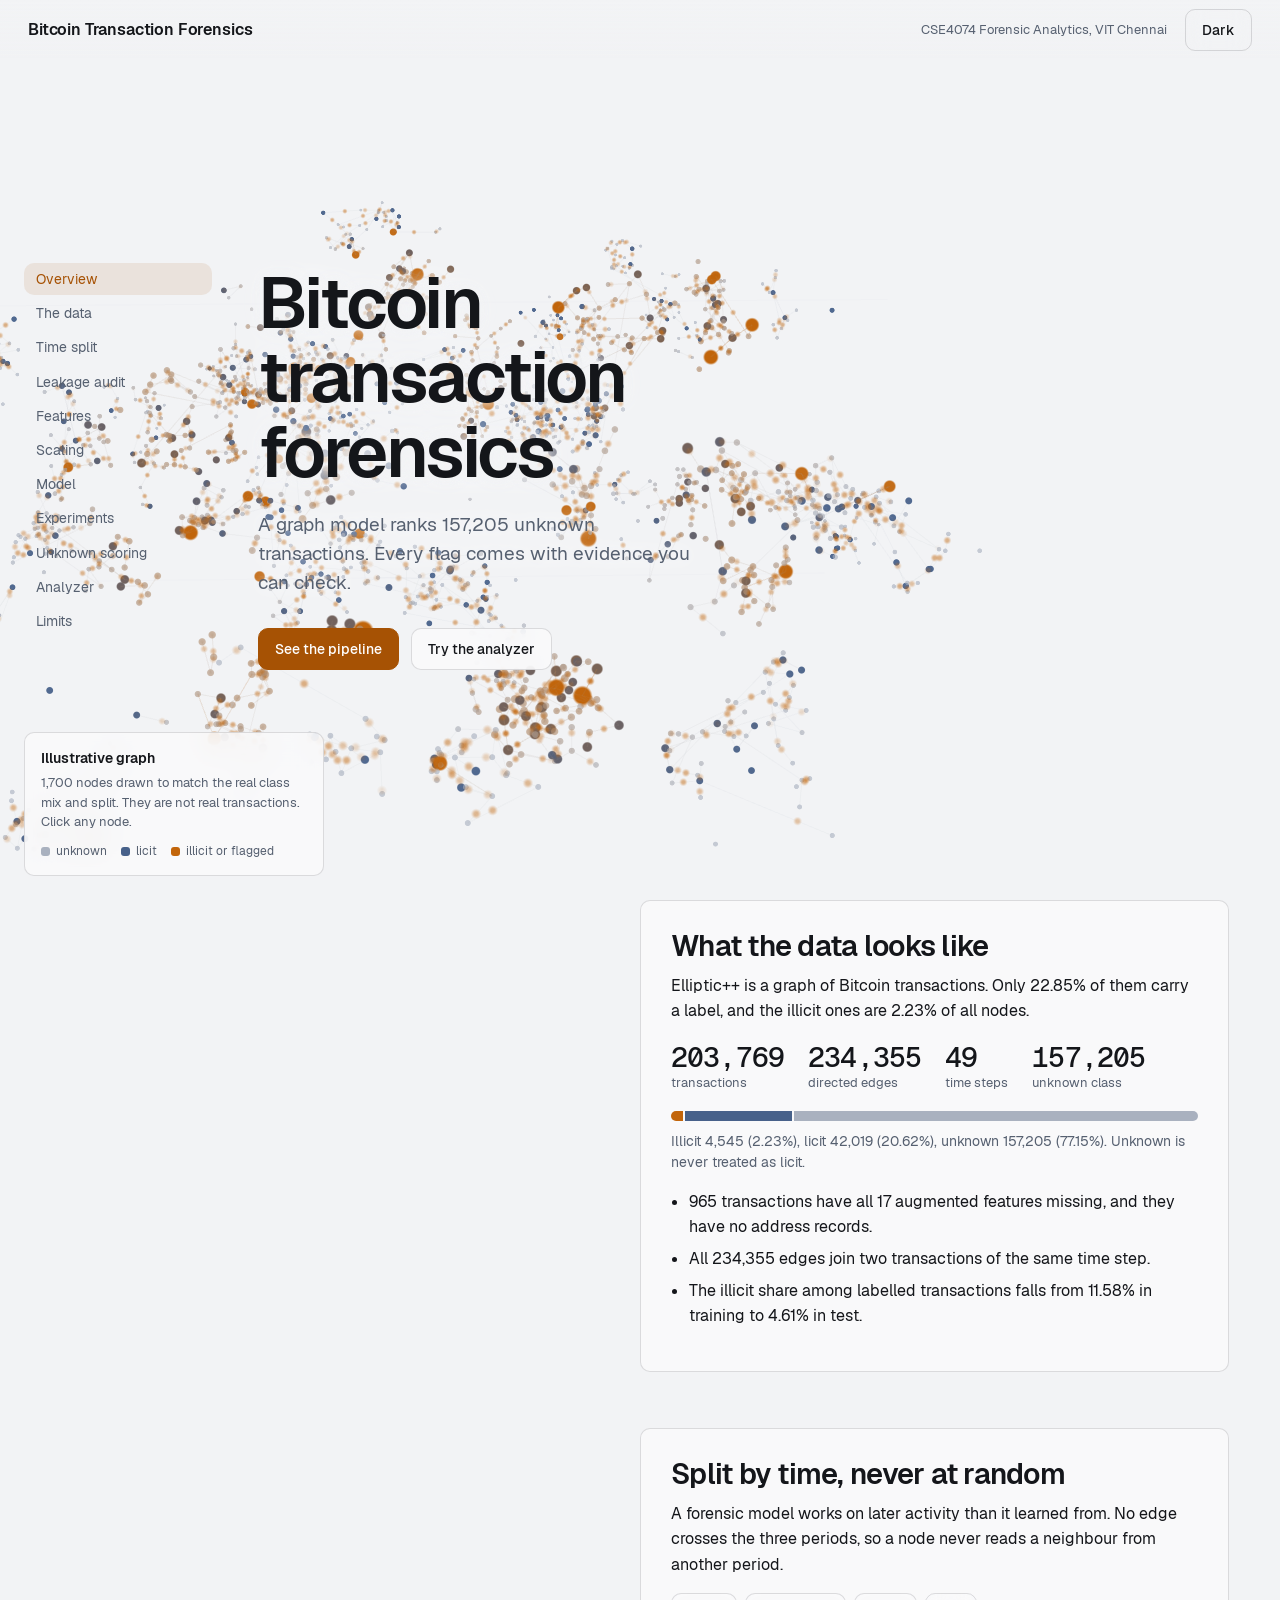
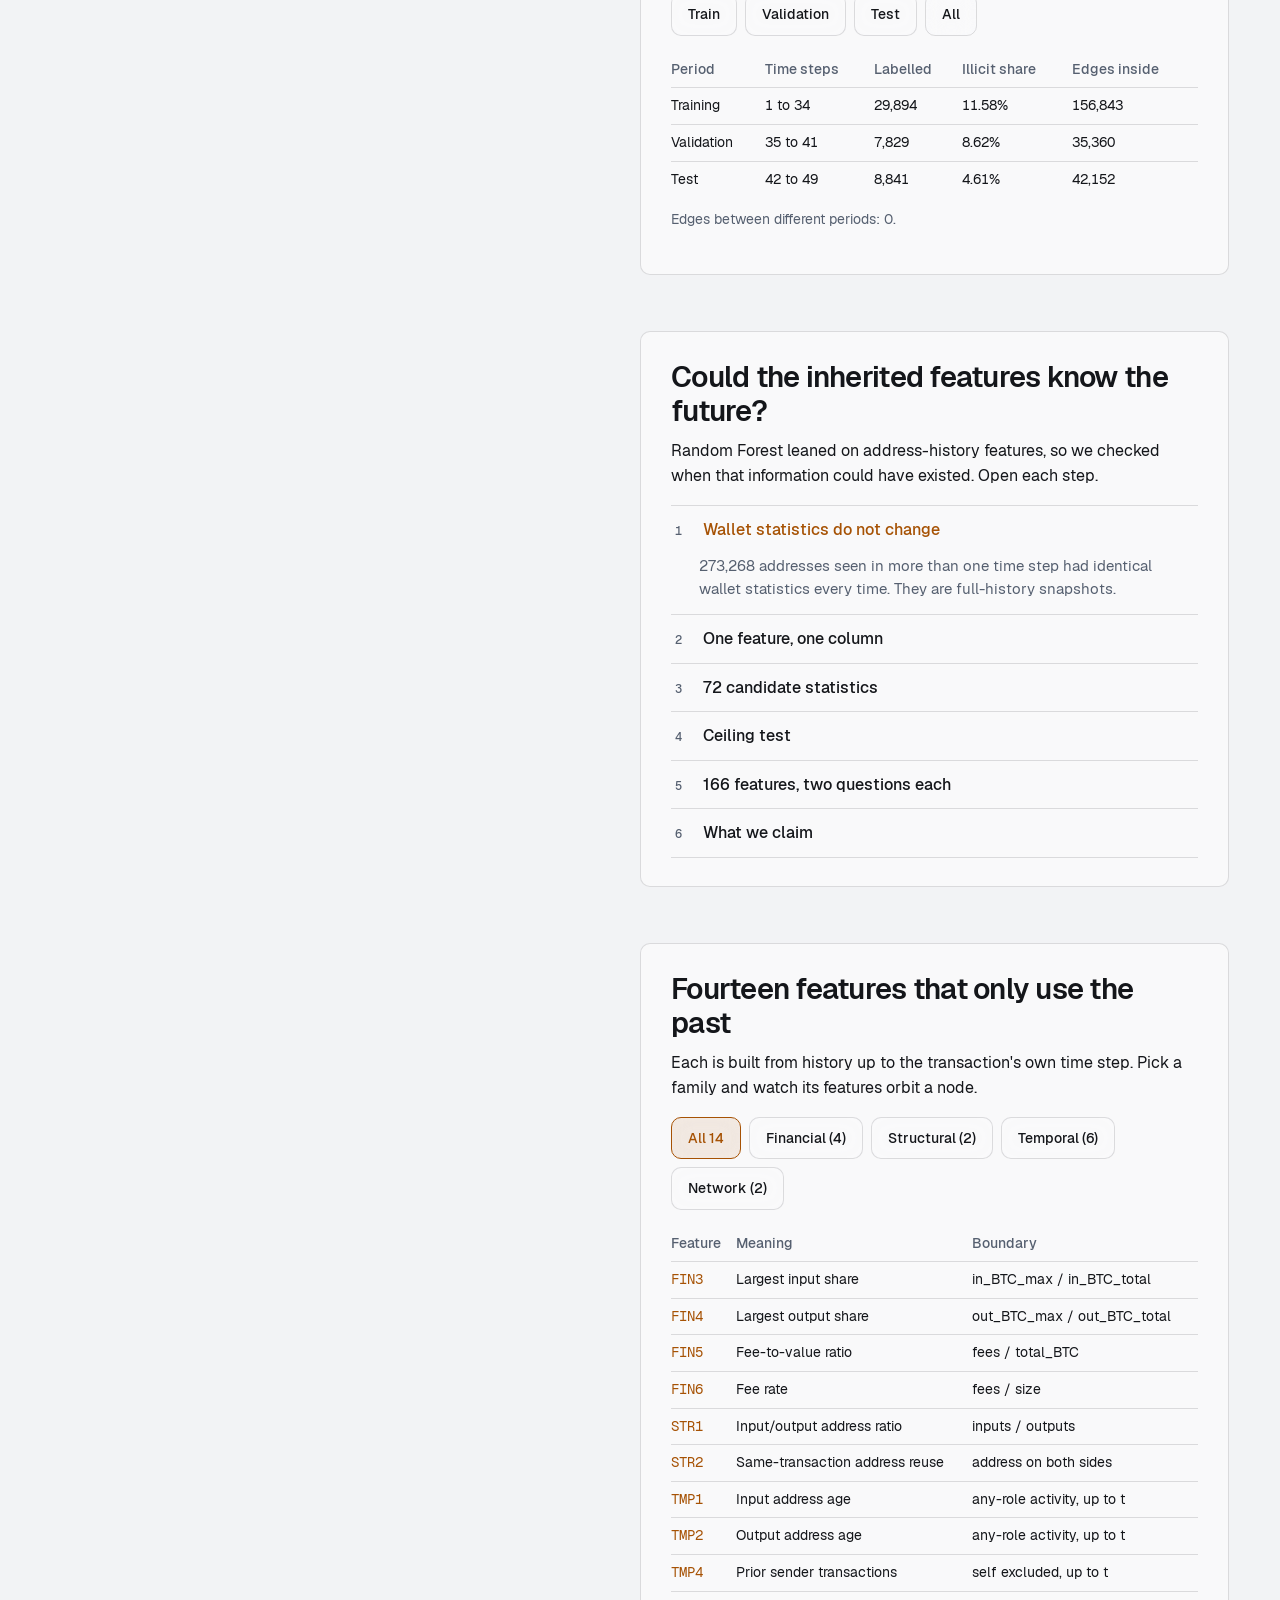
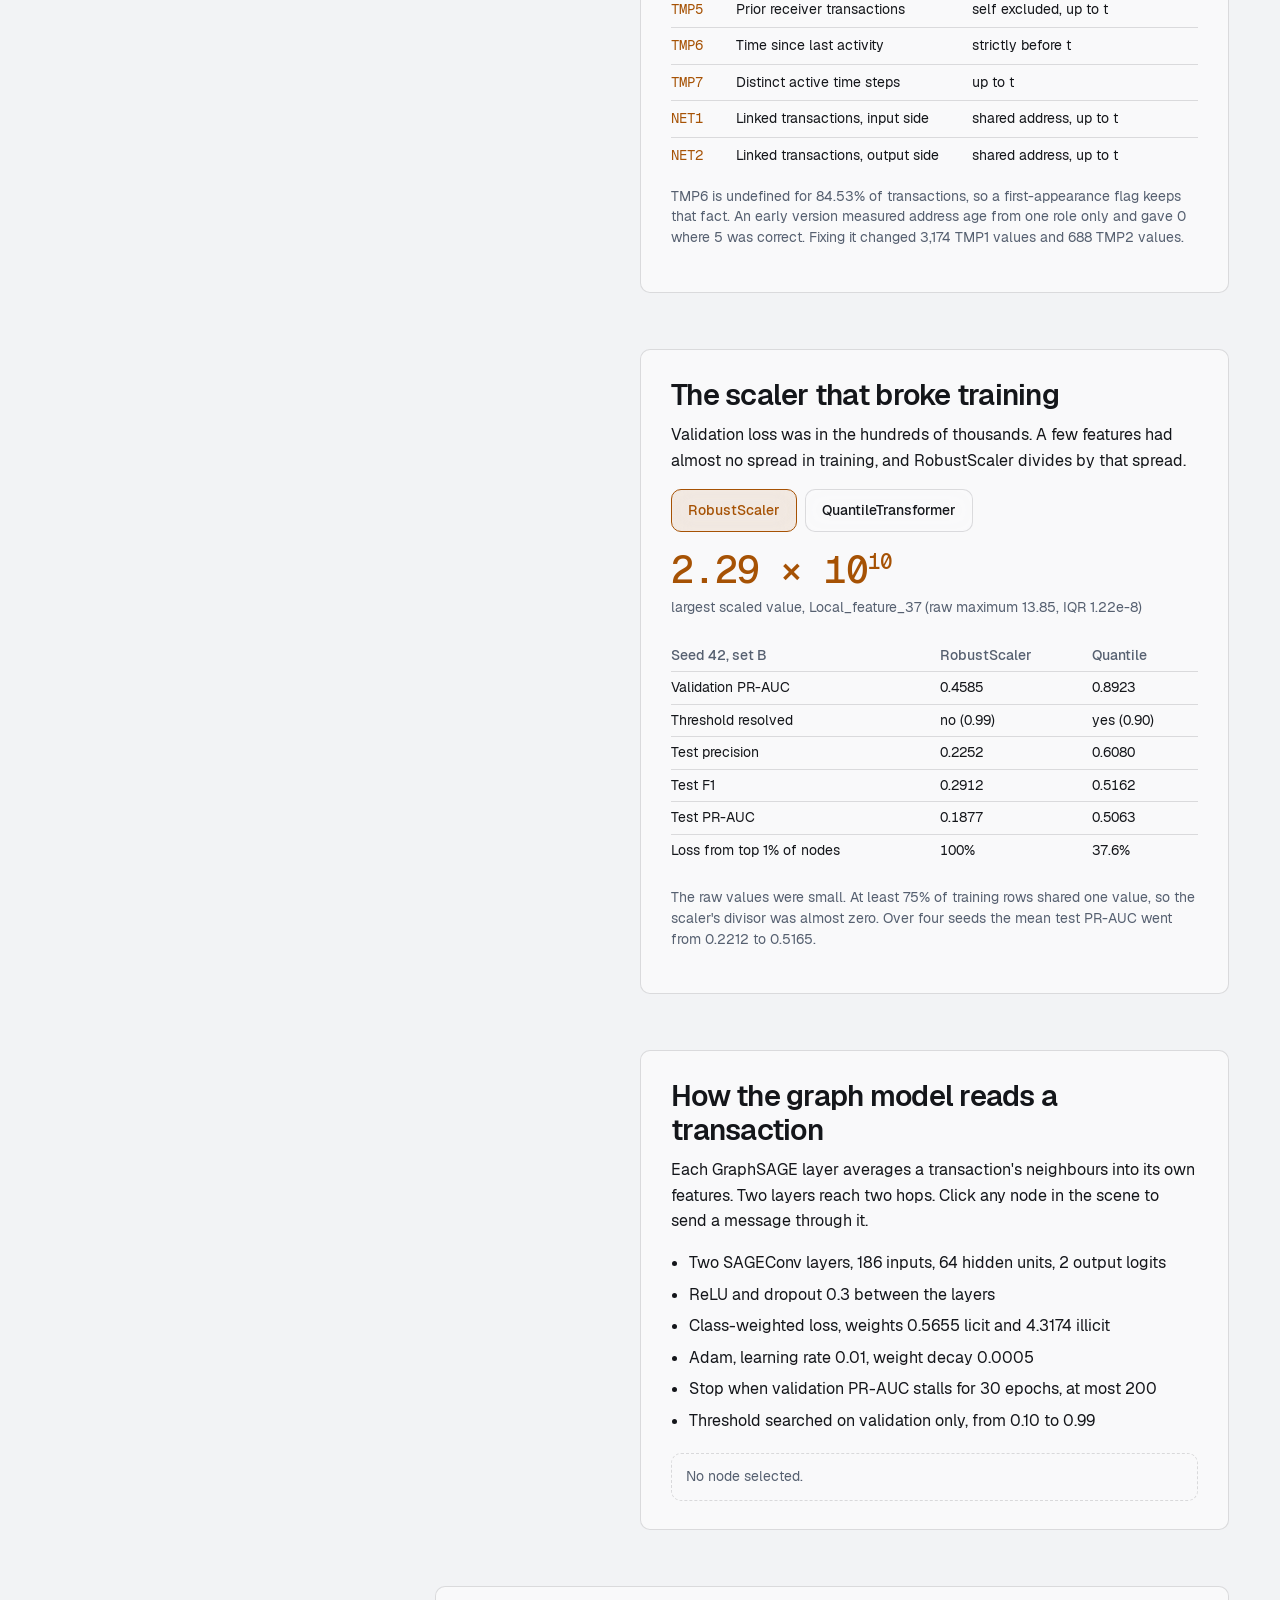
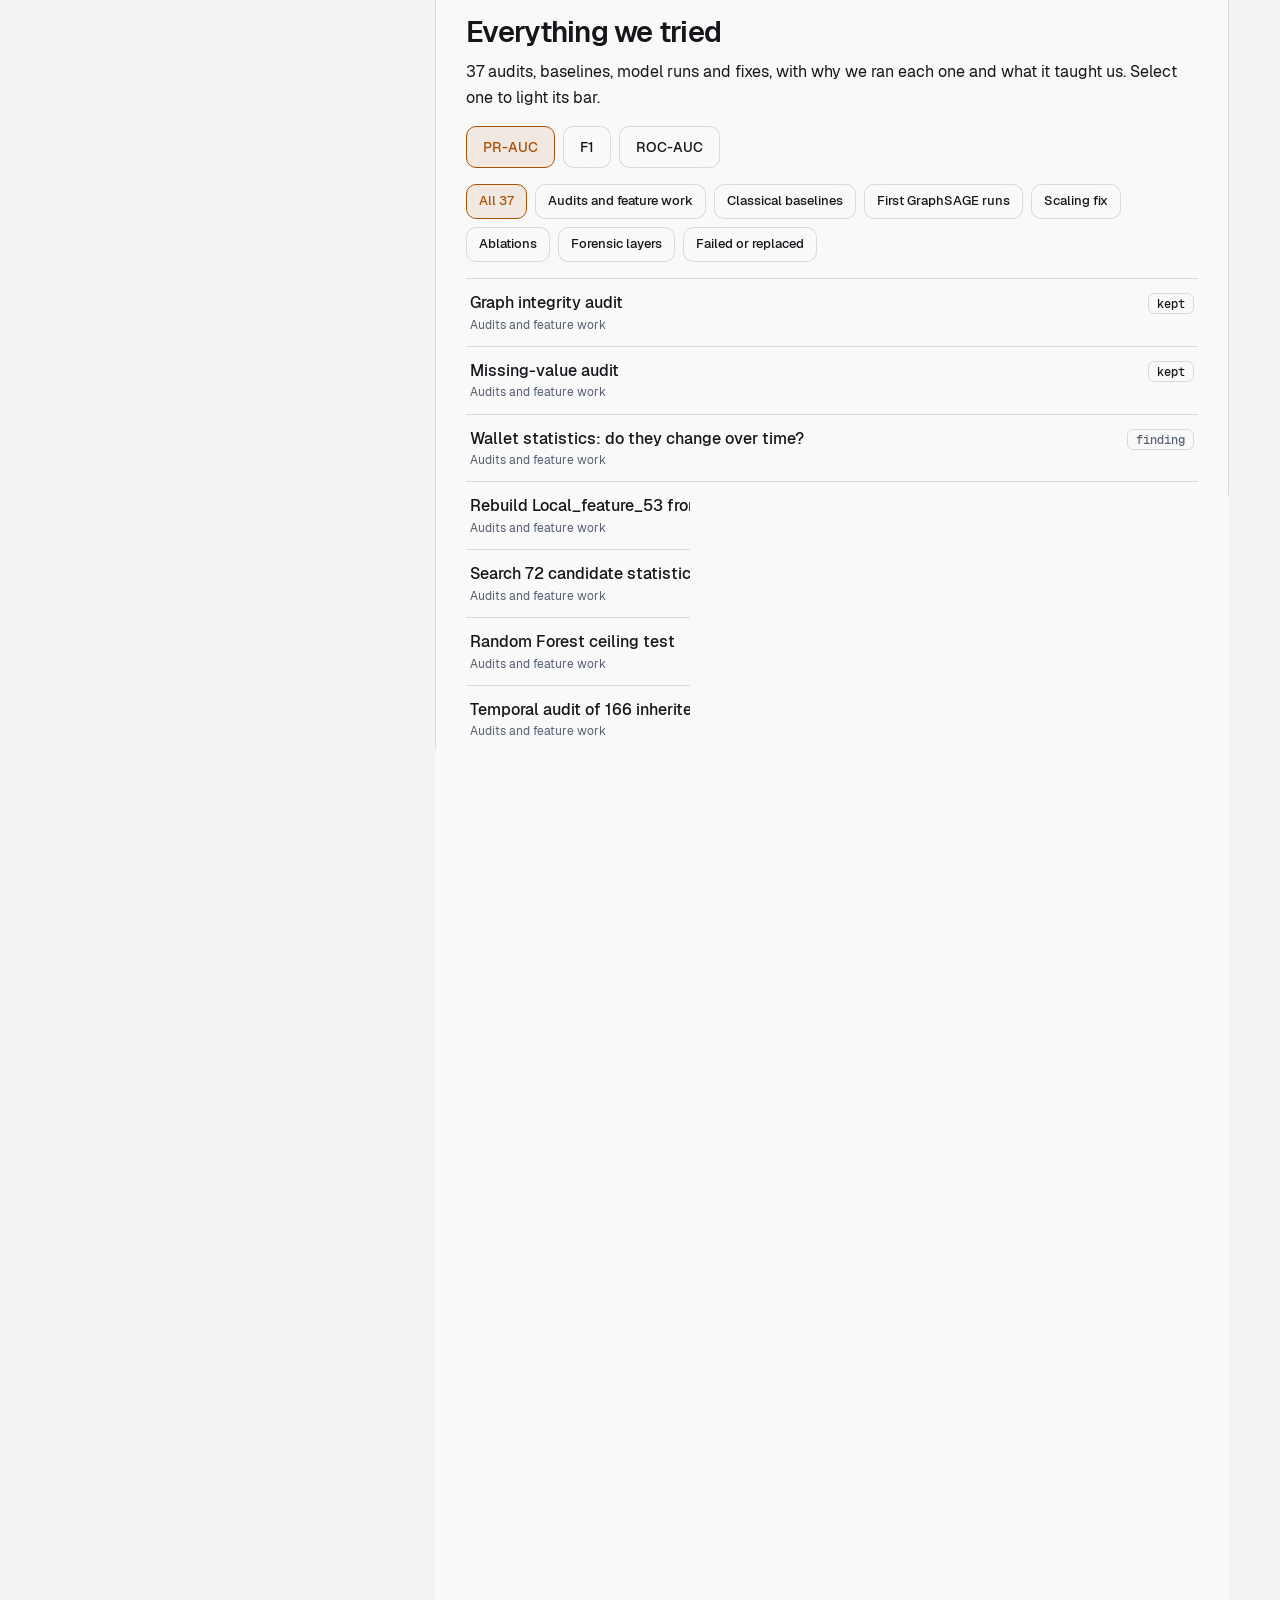
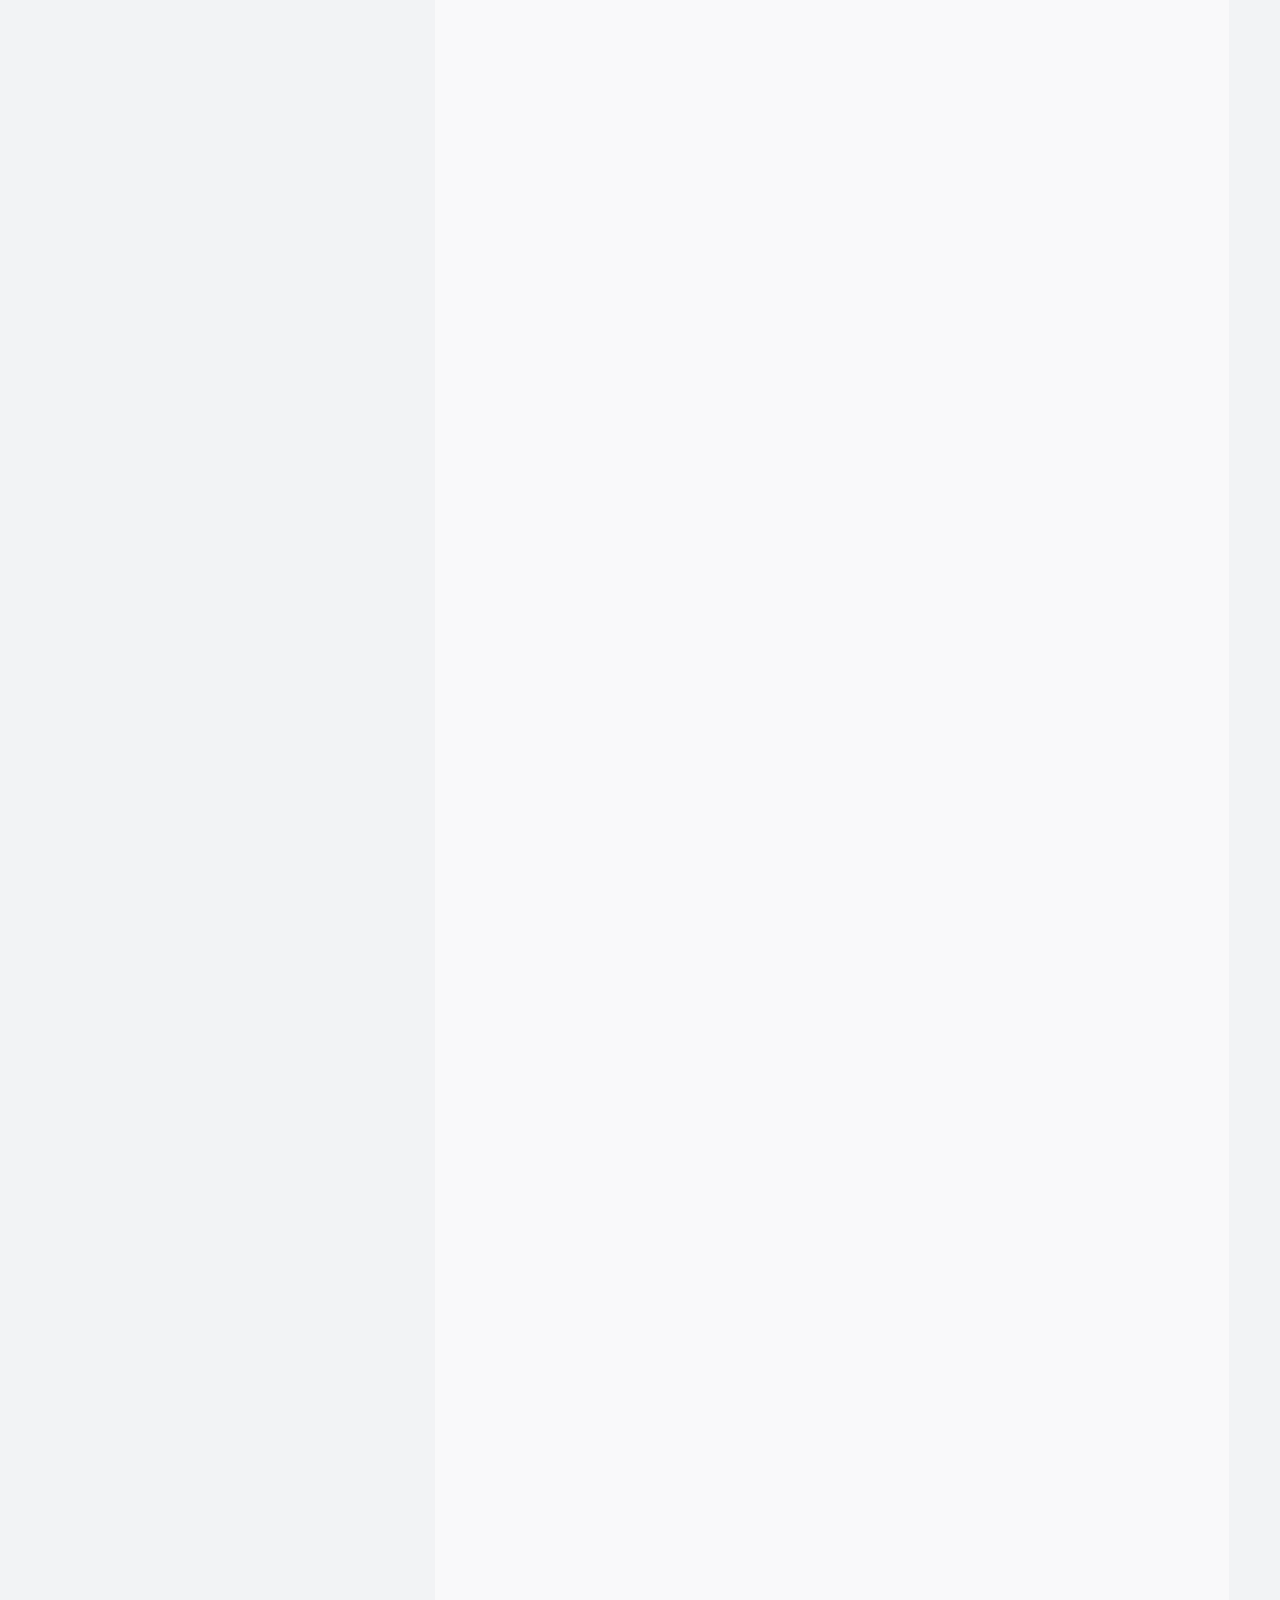
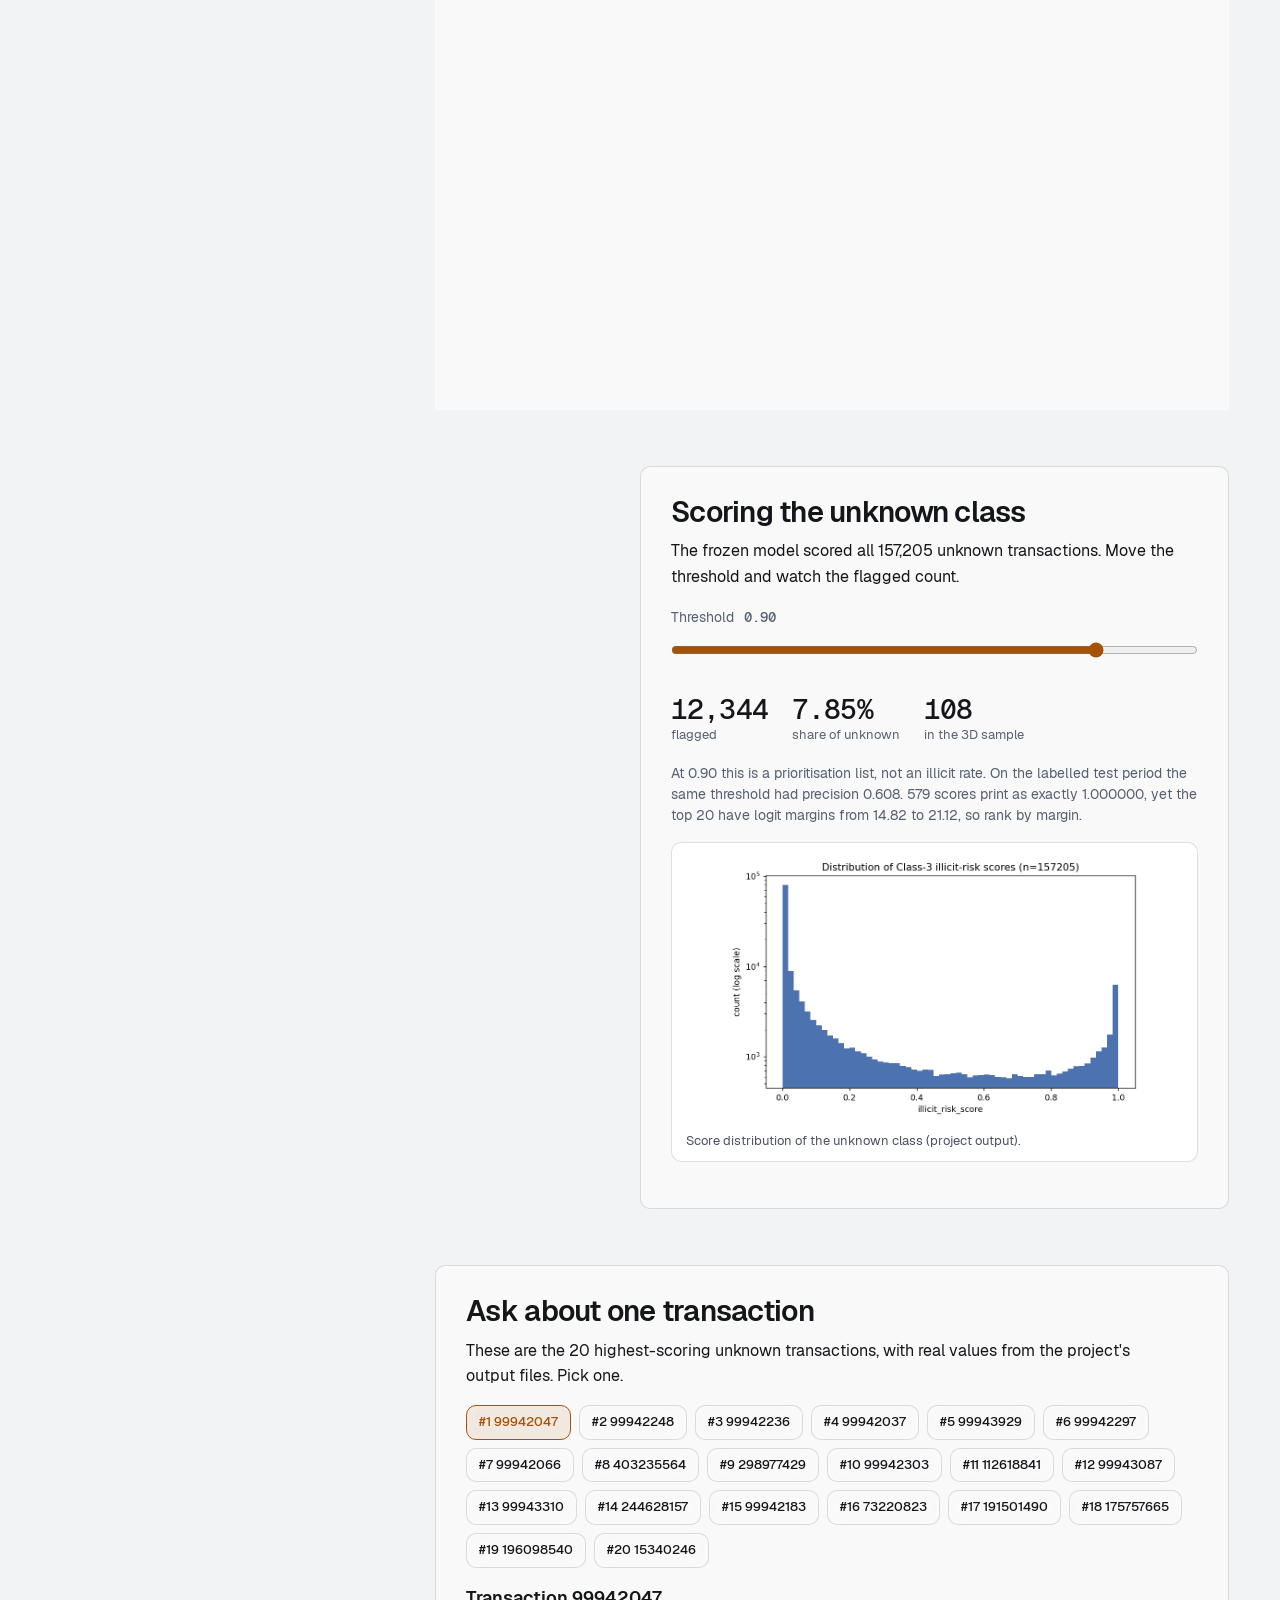
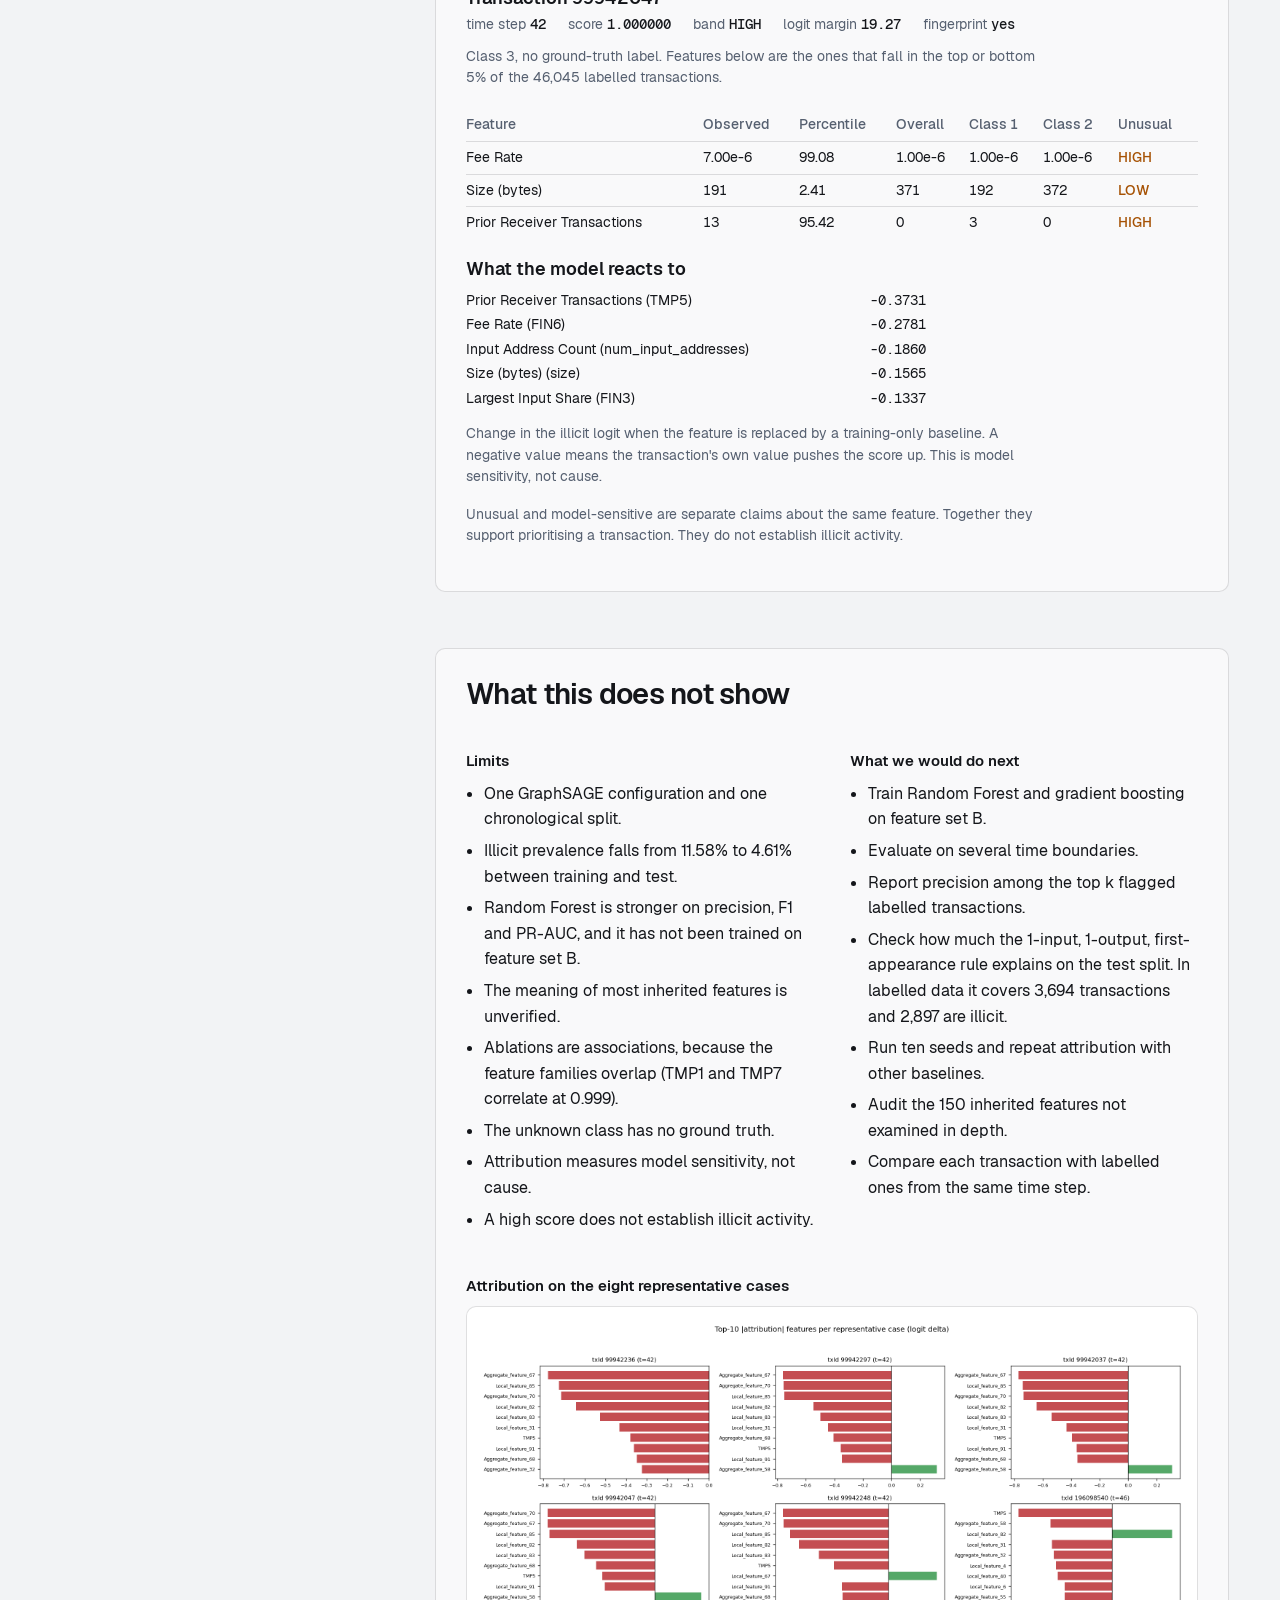
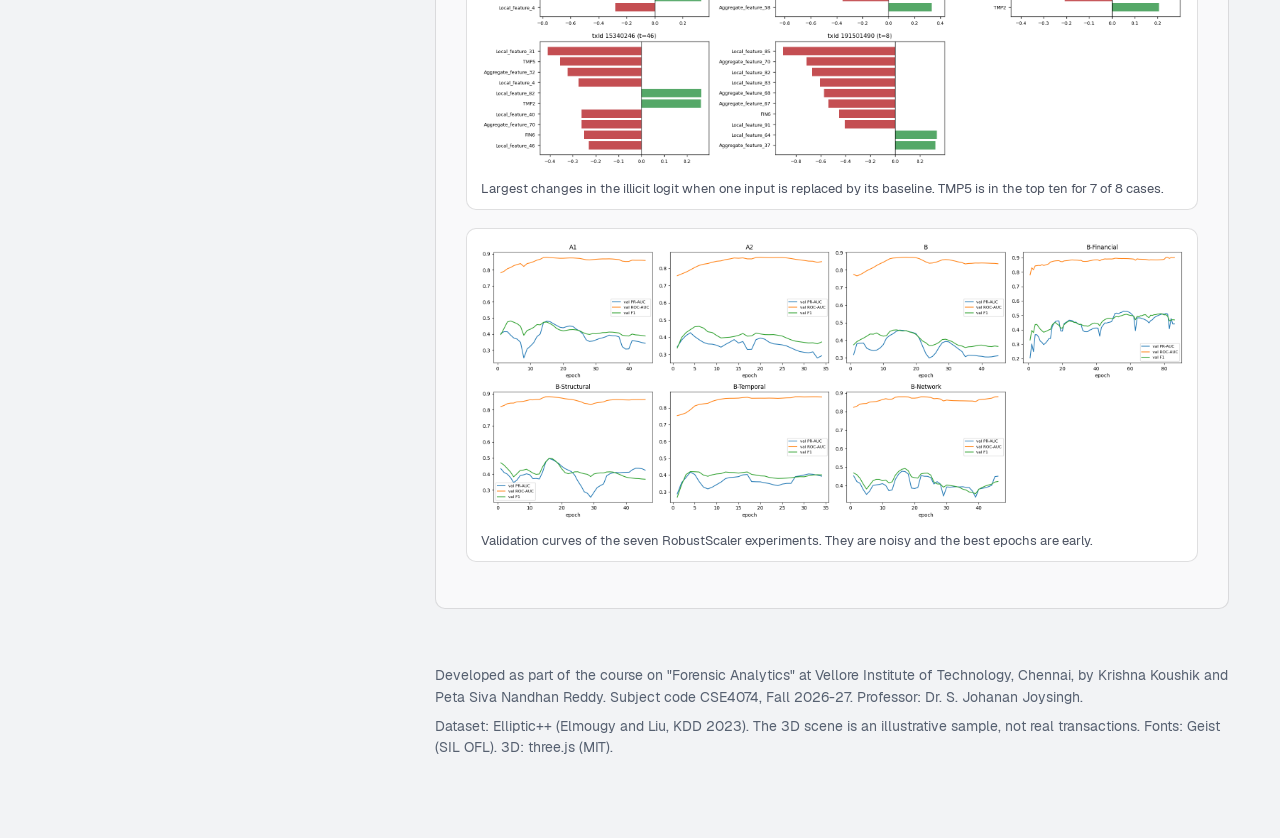
<file: docs/index.html>
<!doctype html>
<html lang="en" data-theme="dark">
<head>
  <meta charset="utf-8">
  <meta name="viewport" content="width=device-width, initial-scale=1">
  <title>Bitcoin Transaction Forensics</title>
  <meta name="description" content="Interactive walkthrough of a graph model that ranks unknown Bitcoin transactions, with every experiment, failure and result from the project.">
  <link rel="preload" href="fonts/Geist-Regular.woff2" as="font" type="font/woff2" crossorigin>
  <link rel="stylesheet" href="css/style.css">
</head>
<body>
  <canvas id="scene" aria-hidden="true"></canvas>
  <div id="labels" aria-hidden="true"></div>
  <div id="tip" role="status" aria-live="polite"></div>

  <header class="top">
    <a class="brand" href="#hero">Bitcoin Transaction Forensics</a>
    <div class="top-right">
      <span class="course">CSE4074 Forensic Analytics, VIT Chennai</span>
      <button class="btn ghost" id="theme" type="button" aria-label="Switch colour theme">Light</button>
    </div>
  </header>

  <nav class="rail" aria-label="Sections" id="rail"></nav>

  <aside class="caption" id="caption" aria-live="polite">
    <h3 id="cap-title">Illustrative graph</h3>
    <p id="cap-text">1,700 nodes drawn to match the real class mix and split. They are not real transactions. Click any node.</p>
    <ul class="legend">
      <li><i class="k unk"></i>unknown</li>
      <li><i class="k lic"></i>licit</li>
      <li><i class="k ill"></i>illicit or flagged</li>
    </ul>
  </aside>

  <main id="main">
    <section id="hero" class="hero" data-scene="overview">
      <h1>Bitcoin transaction forensics</h1>
      <p class="lede">A graph model ranks 157,205 unknown transactions. Every flag comes with evidence you can check.</p>
      <div class="cta">
        <a class="btn primary" href="#facts" data-go="facts">See the pipeline</a>
        <a class="btn" href="#analyzer" data-go="analyzer">Try the analyzer</a>
      </div>
    </section>

    <section id="facts" class="panel" data-scene="data">
      <h2>What the data looks like</h2>
      <p>Elliptic++ is a graph of Bitcoin transactions. Only 22.85% of them carry a label, and the illicit ones are 2.23% of all nodes.</p>
      <dl class="stats">
        <div><dt>transactions</dt><dd data-count="203769">203,769</dd></div>
        <div><dt>directed edges</dt><dd data-count="234355">234,355</dd></div>
        <div><dt>time steps</dt><dd data-count="49">49</dd></div>
        <div><dt>unknown class</dt><dd data-count="157205">157,205</dd></div>
      </dl>
      <div class="seg" role="img" aria-label="Class mix: 2.23 percent illicit, 20.62 percent licit, 77.15 percent unknown">
        <span class="s-ill" style="flex:2.23"></span><span class="s-lic" style="flex:20.62"></span><span class="s-unk" style="flex:77.15"></span>
      </div>
      <p class="small">Illicit 4,545 (2.23%), licit 42,019 (20.62%), unknown 157,205 (77.15%). Unknown is never treated as licit.</p>
      <ul class="plain">
        <li>965 transactions have all 17 augmented features missing, and they have no address records.</li>
        <li>All 234,355 edges join two transactions of the same time step.</li>
        <li>The illicit share among labelled transactions falls from 11.58% in training to 4.61% in test.</li>
      </ul>
    </section>

    <section id="split" class="panel" data-scene="time">
      <h2>Split by time, never at random</h2>
      <p>A forensic model works on later activity than it learned from. No edge crosses the three periods, so a node never reads a neighbour from another period.</p>
      <div class="row" id="split-btns" role="group" aria-label="Highlight a period">
        <button class="btn" type="button" data-split="train">Train</button>
        <button class="btn" type="button" data-split="val">Validation</button>
        <button class="btn" type="button" data-split="test">Test</button>
        <button class="btn ghost" type="button" data-split="">All</button>
      </div>
      <table class="tbl">
        <thead><tr><th>Period</th><th>Time steps</th><th>Labelled</th><th>Illicit share</th><th>Edges inside</th></tr></thead>
        <tbody>
          <tr data-row="train"><td>Training</td><td>1 to 34</td><td>29,894</td><td>11.58%</td><td>156,843</td></tr>
          <tr data-row="val"><td>Validation</td><td>35 to 41</td><td>7,829</td><td>8.62%</td><td>35,360</td></tr>
          <tr data-row="test"><td>Test</td><td>42 to 49</td><td>8,841</td><td>4.61%</td><td>42,152</td></tr>
        </tbody>
      </table>
      <p class="small">Edges between different periods: 0.</p>
    </section>

    <section id="leak" class="panel" data-scene="leak">
      <h2>Could the inherited features know the future?</h2>
      <p>Random Forest leaned on address-history features, so we checked when that information could have existed. Open each step.</p>
      <ol class="steps" id="leak-steps"></ol>
    </section>

    <section id="features" class="panel" data-scene="features">
      <h2>Fourteen features that only use the past</h2>
      <p>Each is built from history up to the transaction's own time step. Pick a family and watch its features orbit a node.</p>
      <div class="row" id="fam-btns" role="group" aria-label="Feature family"></div>
      <table class="tbl" id="fam-table"><thead><tr><th>Feature</th><th>Meaning</th><th>Boundary</th></tr></thead><tbody></tbody></table>
      <p class="small">TMP6 is undefined for 84.53% of transactions, so a first-appearance flag keeps that fact. An early version measured address age from one role only and gave 0 where 5 was correct. Fixing it changed 3,174 TMP1 values and 688 TMP2 values.</p>
    </section>

    <section id="scaling" class="panel" data-scene="scale">
      <h2>The scaler that broke training</h2>
      <p>Validation loss was in the hundreds of thousands. A few features had almost no spread in training, and RobustScaler divides by that spread.</p>
      <div class="row" id="scale-btns" role="group" aria-label="Scaler">
        <button class="btn" type="button" data-variant="robust" aria-pressed="true">RobustScaler</button>
        <button class="btn" type="button" data-variant="qt" aria-pressed="false">QuantileTransformer</button>
      </div>
      <div class="vs">
        <div id="vs-a"><span class="mono big" id="vs-big">2.29 × 10<sup>10</sup></span><span class="small" id="vs-sub">largest scaled value, Local_feature_37 (raw maximum 13.85, IQR 1.22e-8)</span></div>
        <table class="tbl compact">
          <thead><tr><th>Seed 42, set B</th><th>RobustScaler</th><th>Quantile</th></tr></thead>
          <tbody>
            <tr><td>Validation PR-AUC</td><td>0.4585</td><td>0.8923</td></tr>
            <tr><td>Threshold resolved</td><td>no (0.99)</td><td>yes (0.90)</td></tr>
            <tr><td>Test precision</td><td>0.2252</td><td>0.6080</td></tr>
            <tr><td>Test F1</td><td>0.2912</td><td>0.5162</td></tr>
            <tr><td>Test PR-AUC</td><td>0.1877</td><td>0.5063</td></tr>
            <tr><td>Loss from top 1% of nodes</td><td>100%</td><td>37.6%</td></tr>
          </tbody>
        </table>
      </div>
      <p class="small">The raw values were small. At least 75% of training rows shared one value, so the scaler's divisor was almost zero. Over four seeds the mean test PR-AUC went from 0.2212 to 0.5165.</p>
    </section>

    <section id="model" class="panel" data-scene="model">
      <h2>How the graph model reads a transaction</h2>
      <p>Each GraphSAGE layer averages a transaction's neighbours into its own features. Two layers reach two hops. Click any node in the scene to send a message through it.</p>
      <ul class="plain two">
        <li>Two SAGEConv layers, 186 inputs, 64 hidden units, 2 output logits</li>
        <li>ReLU and dropout 0.3 between the layers</li>
        <li>Class-weighted loss, weights 0.5655 licit and 4.3174 illicit</li>
        <li>Adam, learning rate 0.01, weight decay 0.0005</li>
        <li>Stop when validation PR-AUC stalls for 30 epochs, at most 200</li>
        <li>Threshold searched on validation only, from 0.10 to 0.99</li>
      </ul>
      <div class="inspect" id="inspect"><span class="small">No node selected.</span></div>
    </section>

    <section id="experiments" class="panel wide" data-scene="bars">
      <h2>Everything we tried</h2>
      <p id="exp-intro">Audits, baselines, model runs and fixes, with why we ran each one and what it taught us. Select one to light its bar.</p>
      <div class="row" id="metric-btns" role="group" aria-label="Metric shown by the bars">
        <button class="btn" type="button" data-metric="pr" aria-pressed="true">PR-AUC</button>
        <button class="btn" type="button" data-metric="f1" aria-pressed="false">F1</button>
        <button class="btn" type="button" data-metric="roc" aria-pressed="false">ROC-AUC</button>
      </div>
      <div class="row chips" id="exp-filters" role="group" aria-label="Filter experiments"></div>
      <ul class="exps" id="exp-list"></ul>
      <h3 class="sub">Test-period comparison</h3>
      <p class="small">Click a column to sort and a row to light its bar. Seeds above 1 show means. Random Forest leads on PR-AUC and F1.</p>
      <div class="scroll"><table class="tbl sortable" id="cmp"><thead></thead><tbody></tbody></table></div>
    </section>

    <section id="unknown" class="panel" data-scene="risk">
      <h2>Scoring the unknown class</h2>
      <p>The frozen model scored all 157,205 unknown transactions. Move the threshold and watch the flagged count.</p>
      <label class="slide" for="thr">Threshold <output id="thr-out" class="mono">0.90</output></label>
      <input id="thr" type="range" min="0.5" max="0.99" step="0.01" value="0.9">
      <dl class="stats three">
        <div><dt>flagged</dt><dd id="thr-count">12,344</dd></div>
        <div><dt>share of unknown</dt><dd id="thr-pct">7.85%</dd></div>
        <div><dt>in the 3D sample</dt><dd id="thr-sample">0</dd></div>
      </dl>
      <p class="small">At 0.90 this is a prioritisation list, not an illicit rate. On the labelled test period the same threshold had precision 0.608. 579 scores print as exactly 1.000000, yet the top 20 have logit margins from 14.82 to 21.12, so rank by margin.</p>
      <figure class="plate"><img src="img/class3_score_distribution.png" alt="Histogram of the illicit-risk score of the 157,205 unknown transactions on a log count axis" width="910" height="585" loading="lazy"><figcaption>Score distribution of the unknown class (project output).</figcaption></figure>
    </section>

    <section id="analyzer" class="panel wide" data-scene="case">
      <h2>Ask about one transaction</h2>
      <p>These are the 20 highest-scoring unknown transactions, with real values from the project's output files. Pick one.</p>
      <div class="row chips" id="case-list" role="group" aria-label="Top 20 transactions"></div>
      <div class="case" id="case-detail"></div>
    </section>

    <section id="limits" class="panel wide" data-scene="overview">
      <h2>What this does not show</h2>
      <div class="cols">
        <div>
          <h3 class="sub">Limits</h3>
          <ul class="plain">
            <li>One GraphSAGE configuration and one chronological split.</li>
            <li>Illicit prevalence falls from 11.58% to 4.61% between training and test.</li>
            <li>Random Forest is stronger on precision, F1 and PR-AUC, and it has not been trained on feature set B.</li>
            <li>The meaning of most inherited features is unverified.</li>
            <li>Ablations are associations, because the feature families overlap (TMP1 and TMP7 correlate at 0.999).</li>
            <li>The unknown class has no ground truth.</li>
            <li>Attribution measures model sensitivity, not cause.</li>
            <li>A high score does not establish illicit activity.</li>
          </ul>
        </div>
        <div>
          <h3 class="sub">What we would do next</h3>
          <ul class="plain">
            <li>Train Random Forest and gradient boosting on feature set B.</li>
            <li>Evaluate on several time boundaries.</li>
            <li>Report precision among the top k flagged labelled transactions.</li>
            <li>Check how much the 1-input, 1-output, first-appearance rule explains on the test split. In labelled data it covers 3,694 transactions and 2,897 are illicit.</li>
            <li>Run ten seeds and repeat attribution with other baselines.</li>
            <li>Audit the 150 inherited features not examined in depth.</li>
            <li>Compare each transaction with labelled ones from the same time step.</li>
          </ul>
        </div>
      </div>
      <h3 class="sub">Attribution on the eight representative cases</h3>
      <figure class="plate wide-plate"><img src="img/top_feature_attributions.png" alt="Ten largest absolute attributions per representative case, as horizontal bars" width="1950" height="1248" loading="lazy"><figcaption>Largest changes in the illicit logit when one input is replaced by its baseline. TMP5 is in the top ten for 7 of 8 cases.</figcaption></figure>
      <figure class="plate wide-plate"><img src="img/gnn_training_curves.png" alt="Validation PR-AUC, ROC-AUC and F1 per epoch for the seven RobustScaler experiments" width="2000" height="800" loading="lazy"><figcaption>Validation curves of the seven RobustScaler experiments. They are noisy and the best epochs are early.</figcaption></figure>
    </section>

    <footer class="foot">
      <p>Developed as part of the course on "Forensic Analytics" at Vellore Institute of Technology, Chennai, by Krishna Koushik and Peta Siva Nandhan Reddy. Subject code CSE4074, Fall 2026-27. Professor: Dr. S. Johanan Joysingh.</p>
      <p class="small">Dataset: Elliptic++ (Elmougy and Liu, KDD 2023). The 3D scene is an illustrative sample, not real transactions. Fonts: Geist (SIL OFL). 3D: three.js (MIT).</p>
    </footer>
  </main>

  <script src="vendor/three.min.js"></script>
  <script src="assets/data.js"></script>
  <script src="assets/experiments.js"></script>
  <script src="js/scene.js"></script>
  <script src="js/app.js"></script>
</body>
</html>
</file>
<file: dashboard/css/style.css>
@font-face { font-family: "Geist"; src: url("../fonts/Geist-Regular.woff2") format("woff2"); font-weight: 400; font-display: swap; }
@font-face { font-family: "Geist"; src: url("../fonts/Geist-Medium.woff2") format("woff2"); font-weight: 500; font-display: swap; }
@font-face { font-family: "Geist"; src: url("../fonts/Geist-SemiBold.woff2") format("woff2"); font-weight: 600; font-display: swap; }
@font-face { font-family: "Geist Mono"; src: url("../fonts/GeistMono-Regular.woff2") format("woff2"); font-weight: 400; font-display: swap; }
@font-face { font-family: "Geist Mono"; src: url("../fonts/GeistMono-Medium.woff2") format("woff2"); font-weight: 500; font-display: swap; }

:root {
  --r: 10px;
  --sans: "Geist", ui-sans-serif, system-ui, -apple-system, "Segoe UI", sans-serif;
  --mono: "Geist Mono", ui-monospace, "Cascadia Mono", Consolas, monospace;
  --z-scene: 0; --z-labels: 2; --z-main: 5; --z-chrome: 20; --z-tip: 30;
  --rail-w: 188px;
}
html[data-theme="dark"] {
  --bg: #0a0b0e; --surface: rgba(15, 17, 22, 0.84); --surface-solid: #11131a; --line: rgba(255, 255, 255, 0.1);
  --text: #e6e8ec; --muted: #a0a7b4; --accent: #f0922b; --accent-ink: #1a0f02; --accent-soft: rgba(240, 146, 43, 0.14);
  --k-unk: #4a5262; --k-lic: #6f8ab0; --k-ill: #f0922b; --plate: #f1f2f4;
  color-scheme: dark;
}
html[data-theme="light"] {
  --bg: #f2f3f5; --surface: rgba(250, 250, 251, 0.88); --surface-solid: #fafafb; --line: rgba(10, 12, 16, 0.13);
  --text: #14161a; --muted: #566070; --accent: #a65204; --accent-ink: #ffffff; --accent-soft: rgba(166, 82, 4, 0.1);
  --k-unk: #a9b1bf; --k-lic: #47618a; --k-ill: #c2650a; --plate: #ffffff;
  color-scheme: light;
}
* { box-sizing: border-box; }
html { scroll-behavior: smooth; }
body { margin: 0; background: var(--bg); color: var(--text); font-family: var(--sans); font-size: 16px; line-height: 1.6; -webkit-font-smoothing: antialiased; overflow-x: hidden; }
#scene { position: fixed; inset: 0; width: 100vw; height: 100dvh; z-index: var(--z-scene); display: block; }
#labels { position: fixed; inset: 0; z-index: var(--z-labels); pointer-events: none; overflow: hidden; }
.scene-label { position: absolute; left: 0; top: 0; font: 500 12px/1.2 var(--mono); color: var(--muted); white-space: nowrap; padding: 3px 7px; border-radius: 6px; background: var(--surface); border: 1px solid var(--line); transition: opacity 0.3s; will-change: transform; }
.scene-label.accent { color: var(--accent); border-color: var(--accent); }
#tip { position: fixed; z-index: var(--z-tip); left: 0; top: 0; pointer-events: none; font: 500 12px/1.4 var(--mono); padding: 6px 9px; border-radius: var(--r); background: var(--surface-solid); border: 1px solid var(--line); color: var(--text); opacity: 0; transform: translate(12px, 12px); transition: opacity 0.15s; max-width: 260px; }
#tip.on { opacity: 1; }

/* chrome */
.top { position: fixed; top: 0; left: 0; right: 0; height: 60px; z-index: var(--z-chrome); display: flex; align-items: center; justify-content: space-between; padding: 0 28px; background: linear-gradient(var(--bg), transparent); pointer-events: none; }
.top > * { pointer-events: auto; }
.brand { color: var(--text); text-decoration: none; font-weight: 600; letter-spacing: -0.01em; }
.top-right { display: flex; align-items: center; gap: 18px; }
.course { color: var(--muted); font-size: 13px; }
.rail { position: fixed; left: 24px; top: 50%; transform: translateY(-50%); z-index: var(--z-chrome); display: flex; flex-direction: column; gap: 2px; width: var(--rail-w); }
.rail button { all: unset; cursor: pointer; padding: 7px 12px; border-radius: var(--r); color: var(--muted); font-size: 14px; line-height: 1.3; transition: color 0.2s, background 0.2s, transform 0.2s; }
.rail button:hover { color: var(--text); background: var(--surface); }
.rail button:focus-visible { outline: 2px solid var(--accent); outline-offset: 1px; }
.rail button[aria-current="true"] { color: var(--accent); background: var(--accent-soft); }
.caption { position: fixed; left: 24px; bottom: 24px; z-index: var(--z-chrome); width: 300px; padding: 14px 16px; border-radius: var(--r); background: var(--surface); border: 1px solid var(--line); backdrop-filter: blur(14px); }
.caption h3 { margin: 0 0 4px; font-size: 14px; font-weight: 600; }
.caption p { margin: 0 0 10px; color: var(--muted); font-size: 13px; line-height: 1.5; }
.legend { display: flex; gap: 14px; list-style: none; margin: 0; padding: 0; font-size: 12px; color: var(--muted); }
.legend li { display: flex; align-items: center; gap: 6px; }
.k { width: 9px; height: 9px; border-radius: 3px; display: inline-block; }
.k.unk { background: var(--k-unk); } .k.lic { background: var(--k-lic); } .k.ill { background: var(--k-ill); }

/* buttons */
.btn { all: unset; box-sizing: border-box; cursor: pointer; display: inline-flex; align-items: center; justify-content: center; padding: 9px 16px; border-radius: var(--r); border: 1px solid var(--line); background: var(--surface); color: var(--text); font-size: 14px; font-weight: 500; white-space: nowrap; transition: transform 0.15s, border-color 0.2s, background 0.2s; backdrop-filter: blur(10px); }
.btn:hover { border-color: var(--accent); }
.btn:active { transform: translateY(1px) scale(0.98); }
.btn:focus-visible { outline: 2px solid var(--accent); outline-offset: 2px; }
.btn.primary { background: var(--accent); color: var(--accent-ink); border-color: var(--accent); }
.btn.ghost { background: transparent; }
.btn[aria-pressed="true"], .btn.on { border-color: var(--accent); background: var(--accent-soft); color: var(--accent); }
.btn.primary:hover { filter: brightness(1.06); }

/* layout */
main { position: relative; z-index: var(--z-main); pointer-events: none; padding-bottom: 40px; }
main > * { pointer-events: auto; }
.hero { min-height: 100dvh; display: flex; flex-direction: column; justify-content: center; padding: 96px 0 60px calc(var(--rail-w) + 70px); max-width: 880px; pointer-events: none; }
.hero > * { pointer-events: auto; }
.hero h1, .lede { text-shadow: 0 0 14px var(--bg), 0 0 30px var(--bg); }
.hero h1 { margin: 0; font-size: clamp(2.6rem, 5.6vw, 4.8rem); line-height: 1.04; letter-spacing: -0.035em; font-weight: 600; max-width: 12ch; }
.lede { margin: 22px 0 0; font-size: clamp(1.05rem, 1.5vw, 1.25rem); color: var(--muted); max-width: 34ch; line-height: 1.5; }
.cta { display: flex; gap: 12px; margin-top: 30px; flex-wrap: wrap; }
.panel { margin: 0 clamp(20px, 4vw, 64px) 56px auto; width: min(600px, 46vw); padding: 28px 30px; border-radius: var(--r); background: var(--surface); border: 1px solid var(--line); backdrop-filter: blur(16px); }
.panel.wide { width: min(920px, 62vw); }
.panel h2 { margin: 0 0 10px; font-size: clamp(1.5rem, 2.3vw, 2rem); line-height: 1.15; letter-spacing: -0.025em; font-weight: 600; }
.panel p { margin: 0 0 16px; max-width: 65ch; }
.small { font-size: 13.5px; color: var(--muted); line-height: 1.55; }
.sub { margin: 28px 0 8px; font-size: 15px; font-weight: 600; }
.row { display: flex; flex-wrap: wrap; gap: 8px; margin: 4px 0 16px; }
.chips .btn { padding: 6px 12px; font-size: 13px; }
.mono { font-family: var(--mono); font-weight: 500; }
.big { display: block; font-size: clamp(1.8rem, 3vw, 2.6rem); letter-spacing: -0.03em; color: var(--accent); line-height: 1.1; margin-bottom: 4px; }
.plain { margin: 0 0 14px; padding-left: 18px; color: var(--text); }
.plain li { margin: 0 0 6px; }
.plain.two { columns: 1; }

/* stats and bars */
.stats { display: grid; grid-template-columns: repeat(4, auto); gap: 12px 24px; margin: 18px 0; justify-content: start; }
.stats.three { grid-template-columns: repeat(3, auto); }
.stats div { display: flex; flex-direction: column-reverse; }
.stats dt { color: var(--muted); font-size: 12.5px; }
.stats dd { margin: 0; font: 500 clamp(1.3rem, 2.2vw, 1.8rem)/1.1 var(--mono); letter-spacing: -0.03em; }
.seg { display: flex; height: 10px; border-radius: 5px; overflow: hidden; margin: 6px 0 10px; gap: 2px; }
.seg span { display: block; min-width: 4px; }
.s-ill { background: var(--k-ill); } .s-lic { background: var(--k-lic); } .s-unk { background: var(--k-unk); }

/* tables */
.tbl { width: 100%; border-collapse: collapse; font-size: 13.5px; margin: 6px 0 12px; }
.tbl th { text-align: left; font-weight: 500; color: var(--muted); padding: 7px 10px 7px 0; border-bottom: 1px solid var(--line); white-space: nowrap; }
.tbl td { padding: 7px 10px 7px 0; border-bottom: 1px solid var(--line); vertical-align: top; }
.tbl tr:last-child td { border-bottom: 0; }
.tbl td:not(:first-child), .tbl th:not(:first-child) { font-variant-numeric: tabular-nums; }
.tbl.compact td, .tbl.compact th { padding: 5px 8px 5px 0; }
.tbl tr.hl td { color: var(--accent); }
.tbl.sortable th { cursor: pointer; user-select: none; }
.tbl.sortable th:hover { color: var(--text); }
.tbl.sortable tbody tr { cursor: pointer; }
.tbl.sortable tbody tr:hover td { background: var(--accent-soft); }
.tbl td.best { color: var(--accent); font-weight: 500; }
.scroll { overflow-x: auto; }
#fam-table td:first-child { font-family: var(--mono); color: var(--accent); white-space: nowrap; }

/* scaling comparison */
.vs { display: grid; grid-template-columns: 1fr; gap: 14px; margin: 8px 0; }
.vs .big sup { font-size: 0.55em; }

/* leakage steps */
.steps { list-style: none; margin: 0; padding: 0; counter-reset: s; }
.steps li { border-top: 1px solid var(--line); }
.steps li:last-child { border-bottom: 1px solid var(--line); }
.steps button { all: unset; cursor: pointer; width: 100%; box-sizing: border-box; padding: 11px 4px; display: flex; gap: 12px; align-items: baseline; font-weight: 500; }
.steps button::before { counter-increment: s; content: counter(s); font: 500 12px var(--mono); color: var(--muted); width: 16px; flex: none; }
.steps button:hover { color: var(--accent); }
.steps button:focus-visible { outline: 2px solid var(--accent); outline-offset: -2px; border-radius: 6px; }
.steps li.open button { color: var(--accent); }
.steps .d { display: none; padding: 0 4px 14px 28px; color: var(--muted); font-size: 14.5px; }
.steps li.open .d { display: block; }

/* inspector */
.inspect { margin-top: 12px; padding: 12px 14px; border-radius: var(--r); border: 1px dashed var(--line); font-size: 13.5px; }
.inspect b { font-weight: 600; }

/* experiments */
.exps { list-style: none; margin: 4px 0 6px; padding: 0; }
.exps > li { border-top: 1px solid var(--line); }
.exps > li:last-child { border-bottom: 1px solid var(--line); }
.exps .h { all: unset; box-sizing: border-box; width: 100%; cursor: pointer; display: grid; grid-template-columns: 1fr auto; gap: 12px; align-items: baseline; padding: 11px 4px; }
.exps .h:hover .t { color: var(--accent); }
.exps .h:focus-visible { outline: 2px solid var(--accent); outline-offset: -2px; border-radius: 6px; }
.exps .t { font-weight: 500; }
.exps .g { color: var(--muted); font-size: 12px; display: block; font-weight: 400; }
.tag { font: 500 11.5px var(--mono); padding: 2px 8px; border-radius: 6px; border: 1px solid var(--line); color: var(--muted); }
.tag.failed, .tag.replaced { color: var(--accent); border-color: var(--accent); }
.tag.kept { color: var(--text); }
.exps .b { display: none; padding: 2px 4px 16px; }
.exps li.open .b { display: block; }
.exps li.open .t { color: var(--accent); }
.exps dl { margin: 0; display: grid; grid-template-columns: 74px 1fr; gap: 6px 14px; font-size: 14px; }
.exps dt { color: var(--muted); font-size: 12.5px; padding-top: 2px; }
.exps dd { margin: 0; max-width: 70ch; }

/* analyzer */
.case { margin-top: 6px; }
.case h3 { margin: 4px 0 2px; font-size: 1.1rem; font-weight: 600; }
.case .meta { display: flex; flex-wrap: wrap; gap: 6px 22px; color: var(--muted); font-size: 13.5px; margin-bottom: 10px; }
.case .meta span b { color: var(--text); font-weight: 500; font-family: var(--mono); }
.case .u-HIGH, .case .u-LOW { color: var(--accent); font-weight: 500; }
.case .att { display: grid; grid-template-columns: 1fr auto; gap: 2px 16px; font-size: 14px; max-width: 460px; margin: 6px 0 14px; }
.case .att .v { font-family: var(--mono); text-align: right; }
.case .note { color: var(--muted); font-size: 13.5px; }

.cols { display: grid; grid-template-columns: 1fr 1fr; gap: 8px 36px; }
.plate { margin: 8px 0 18px; padding: 10px; border-radius: var(--r); background: var(--plate); border: 1px solid var(--line); }
.plate img { display: block; width: 100%; height: auto; border-radius: 6px; }
.plate figcaption { color: #4a5160; font-size: 12.5px; padding: 8px 4px 0; }
.plate:not(.wide-plate) img { max-width: 420px; margin: 0 auto; }
.slide { display: flex; gap: 10px; align-items: baseline; font-size: 14px; color: var(--muted); }
input[type="range"] { width: 100%; accent-color: var(--accent); margin: 8px 0 12px; height: 28px; }
.foot { margin: 20px clamp(20px, 4vw, 64px) 40px auto; width: min(920px, 62vw); color: var(--muted); font-size: 13.5px; }
.foot p { margin: 0 0 8px; }

@media (max-width: 1100px) {
  .panel, .panel.wide, .foot { width: min(640px, calc(100vw - 40px)); margin-right: auto; margin-left: auto; }
  .hero { padding-left: 24px; padding-right: 24px; margin: 0 auto; max-width: 640px; }
  .rail { display: none; } .caption { display: none; } .course { display: none; }
  .stats { grid-template-columns: repeat(2, auto); }
  .cols { grid-template-columns: 1fr; }
  #scene { opacity: 0.55; }
}
@media (max-width: 560px) {
  .panel { padding: 20px 18px; }
  .exps dl { grid-template-columns: 1fr; }
  .stats.three { grid-template-columns: repeat(2, auto); }
}
@media (prefers-reduced-motion: reduce) {
  html { scroll-behavior: auto; }
  * { transition-duration: 0.01ms !important; }
}
@media (prefers-reduced-transparency: reduce) {
  .panel, .caption, .btn, .scene-label { backdrop-filter: none; background: var(--surface-solid); }
}

/* single-scene mode, used for screenshots (?only=section) */
body.solo main > section:not(.solo-target), body.solo main > footer { display: none; }
body.solo .solo-target:not(.hero) { margin-top: 84px; margin-bottom: 20px; }
</file>
<file: docs/css/style.css>
@font-face { font-family: "Geist"; src: url("../fonts/Geist-Regular.woff2") format("woff2"); font-weight: 400; font-display: swap; }
@font-face { font-family: "Geist"; src: url("../fonts/Geist-Medium.woff2") format("woff2"); font-weight: 500; font-display: swap; }
@font-face { font-family: "Geist"; src: url("../fonts/Geist-SemiBold.woff2") format("woff2"); font-weight: 600; font-display: swap; }
@font-face { font-family: "Geist Mono"; src: url("../fonts/GeistMono-Regular.woff2") format("woff2"); font-weight: 400; font-display: swap; }
@font-face { font-family: "Geist Mono"; src: url("../fonts/GeistMono-Medium.woff2") format("woff2"); font-weight: 500; font-display: swap; }

:root {
  --r: 10px;
  --sans: "Geist", ui-sans-serif, system-ui, -apple-system, "Segoe UI", sans-serif;
  --mono: "Geist Mono", ui-monospace, "Cascadia Mono", Consolas, monospace;
  --z-scene: 0; --z-labels: 2; --z-main: 5; --z-chrome: 20; --z-tip: 30;
  --rail-w: 188px;
}
html[data-theme="dark"] {
  --bg: #0a0b0e; --surface: rgba(15, 17, 22, 0.84); --surface-solid: #11131a; --line: rgba(255, 255, 255, 0.1);
  --text: #e6e8ec; --muted: #a0a7b4; --accent: #f0922b; --accent-ink: #1a0f02; --accent-soft: rgba(240, 146, 43, 0.14);
  --k-unk: #4a5262; --k-lic: #6f8ab0; --k-ill: #f0922b; --plate: #f1f2f4;
  color-scheme: dark;
}
html[data-theme="light"] {
  --bg: #f2f3f5; --surface: rgba(250, 250, 251, 0.88); --surface-solid: #fafafb; --line: rgba(10, 12, 16, 0.13);
  --text: #14161a; --muted: #566070; --accent: #a65204; --accent-ink: #ffffff; --accent-soft: rgba(166, 82, 4, 0.1);
  --k-unk: #a9b1bf; --k-lic: #47618a; --k-ill: #c2650a; --plate: #ffffff;
  color-scheme: light;
}
* { box-sizing: border-box; }
html { scroll-behavior: smooth; }
body { margin: 0; background: var(--bg); color: var(--text); font-family: var(--sans); font-size: 16px; line-height: 1.6; -webkit-font-smoothing: antialiased; overflow-x: hidden; }
#scene { position: fixed; inset: 0; width: 100vw; height: 100dvh; z-index: var(--z-scene); display: block; }
#labels { position: fixed; inset: 0; z-index: var(--z-labels); pointer-events: none; overflow: hidden; }
.scene-label { position: absolute; left: 0; top: 0; font: 500 12px/1.2 var(--mono); color: var(--muted); white-space: nowrap; padding: 3px 7px; border-radius: 6px; background: var(--surface); border: 1px solid var(--line); transition: opacity 0.3s; will-change: transform; }
.scene-label.accent { color: var(--accent); border-color: var(--accent); }
#tip { position: fixed; z-index: var(--z-tip); left: 0; top: 0; pointer-events: none; font: 500 12px/1.4 var(--mono); padding: 6px 9px; border-radius: var(--r); background: var(--surface-solid); border: 1px solid var(--line); color: var(--text); opacity: 0; transform: translate(12px, 12px); transition: opacity 0.15s; max-width: 260px; }
#tip.on { opacity: 1; }

/* chrome */
.top { position: fixed; top: 0; left: 0; right: 0; height: 60px; z-index: var(--z-chrome); display: flex; align-items: center; justify-content: space-between; padding: 0 28px; background: linear-gradient(var(--bg), transparent); pointer-events: none; }
.top > * { pointer-events: auto; }
.brand { color: var(--text); text-decoration: none; font-weight: 600; letter-spacing: -0.01em; }
.top-right { display: flex; align-items: center; gap: 18px; }
.course { color: var(--muted); font-size: 13px; }
.rail { position: fixed; left: 24px; top: 50%; transform: translateY(-50%); z-index: var(--z-chrome); display: flex; flex-direction: column; gap: 2px; width: var(--rail-w); }
.rail button { all: unset; cursor: pointer; padding: 7px 12px; border-radius: var(--r); color: var(--muted); font-size: 14px; line-height: 1.3; transition: color 0.2s, background 0.2s, transform 0.2s; }
.rail button:hover { color: var(--text); background: var(--surface); }
.rail button:focus-visible { outline: 2px solid var(--accent); outline-offset: 1px; }
.rail button[aria-current="true"] { color: var(--accent); background: var(--accent-soft); }
.caption { position: fixed; left: 24px; bottom: 24px; z-index: var(--z-chrome); width: 300px; padding: 14px 16px; border-radius: var(--r); background: var(--surface); border: 1px solid var(--line); backdrop-filter: blur(14px); }
.caption h3 { margin: 0 0 4px; font-size: 14px; font-weight: 600; }
.caption p { margin: 0 0 10px; color: var(--muted); font-size: 13px; line-height: 1.5; }
.legend { display: flex; gap: 14px; list-style: none; margin: 0; padding: 0; font-size: 12px; color: var(--muted); }
.legend li { display: flex; align-items: center; gap: 6px; }
.k { width: 9px; height: 9px; border-radius: 3px; display: inline-block; }
.k.unk { background: var(--k-unk); } .k.lic { background: var(--k-lic); } .k.ill { background: var(--k-ill); }

/* buttons */
.btn { all: unset; box-sizing: border-box; cursor: pointer; display: inline-flex; align-items: center; justify-content: center; padding: 9px 16px; border-radius: var(--r); border: 1px solid var(--line); background: var(--surface); color: var(--text); font-size: 14px; font-weight: 500; white-space: nowrap; transition: transform 0.15s, border-color 0.2s, background 0.2s; backdrop-filter: blur(10px); }
.btn:hover { border-color: var(--accent); }
.btn:active { transform: translateY(1px) scale(0.98); }
.btn:focus-visible { outline: 2px solid var(--accent); outline-offset: 2px; }
.btn.primary { background: var(--accent); color: var(--accent-ink); border-color: var(--accent); }
.btn.ghost { background: transparent; }
.btn[aria-pressed="true"], .btn.on { border-color: var(--accent); background: var(--accent-soft); color: var(--accent); }
.btn.primary:hover { filter: brightness(1.06); }

/* layout */
main { position: relative; z-index: var(--z-main); pointer-events: none; padding-bottom: 40px; }
main > * { pointer-events: auto; }
.hero { min-height: 100dvh; display: flex; flex-direction: column; justify-content: center; padding: 96px 0 60px calc(var(--rail-w) + 70px); max-width: 880px; pointer-events: none; }
.hero > * { pointer-events: auto; }
.hero h1, .lede { text-shadow: 0 0 14px var(--bg), 0 0 30px var(--bg); }
.hero h1 { margin: 0; font-size: clamp(2.6rem, 5.6vw, 4.8rem); line-height: 1.04; letter-spacing: -0.035em; font-weight: 600; max-width: 12ch; }
.lede { margin: 22px 0 0; font-size: clamp(1.05rem, 1.5vw, 1.25rem); color: var(--muted); max-width: 34ch; line-height: 1.5; }
.cta { display: flex; gap: 12px; margin-top: 30px; flex-wrap: wrap; }
.panel { margin: 0 clamp(20px, 4vw, 64px) 56px auto; width: min(600px, 46vw); padding: 28px 30px; border-radius: var(--r); background: var(--surface); border: 1px solid var(--line); backdrop-filter: blur(16px); }
.panel.wide { width: min(920px, 62vw); }
.panel h2 { margin: 0 0 10px; font-size: clamp(1.5rem, 2.3vw, 2rem); line-height: 1.15; letter-spacing: -0.025em; font-weight: 600; }
.panel p { margin: 0 0 16px; max-width: 65ch; }
.small { font-size: 13.5px; color: var(--muted); line-height: 1.55; }
.sub { margin: 28px 0 8px; font-size: 15px; font-weight: 600; }
.row { display: flex; flex-wrap: wrap; gap: 8px; margin: 4px 0 16px; }
.chips .btn { padding: 6px 12px; font-size: 13px; }
.mono { font-family: var(--mono); font-weight: 500; }
.big { display: block; font-size: clamp(1.8rem, 3vw, 2.6rem); letter-spacing: -0.03em; color: var(--accent); line-height: 1.1; margin-bottom: 4px; }
.plain { margin: 0 0 14px; padding-left: 18px; color: var(--text); }
.plain li { margin: 0 0 6px; }
.plain.two { columns: 1; }

/* stats and bars */
.stats { display: grid; grid-template-columns: repeat(4, auto); gap: 12px 24px; margin: 18px 0; justify-content: start; }
.stats.three { grid-template-columns: repeat(3, auto); }
.stats div { display: flex; flex-direction: column-reverse; }
.stats dt { color: var(--muted); font-size: 12.5px; }
.stats dd { margin: 0; font: 500 clamp(1.3rem, 2.2vw, 1.8rem)/1.1 var(--mono); letter-spacing: -0.03em; }
.seg { display: flex; height: 10px; border-radius: 5px; overflow: hidden; margin: 6px 0 10px; gap: 2px; }
.seg span { display: block; min-width: 4px; }
.s-ill { background: var(--k-ill); } .s-lic { background: var(--k-lic); } .s-unk { background: var(--k-unk); }

/* tables */
.tbl { width: 100%; border-collapse: collapse; font-size: 13.5px; margin: 6px 0 12px; }
.tbl th { text-align: left; font-weight: 500; color: var(--muted); padding: 7px 10px 7px 0; border-bottom: 1px solid var(--line); white-space: nowrap; }
.tbl td { padding: 7px 10px 7px 0; border-bottom: 1px solid var(--line); vertical-align: top; }
.tbl tr:last-child td { border-bottom: 0; }
.tbl td:not(:first-child), .tbl th:not(:first-child) { font-variant-numeric: tabular-nums; }
.tbl.compact td, .tbl.compact th { padding: 5px 8px 5px 0; }
.tbl tr.hl td { color: var(--accent); }
.tbl.sortable th { cursor: pointer; user-select: none; }
.tbl.sortable th:hover { color: var(--text); }
.tbl.sortable tbody tr { cursor: pointer; }
.tbl.sortable tbody tr:hover td { background: var(--accent-soft); }
.tbl td.best { color: var(--accent); font-weight: 500; }
.scroll { overflow-x: auto; }
#fam-table td:first-child { font-family: var(--mono); color: var(--accent); white-space: nowrap; }

/* scaling comparison */
.vs { display: grid; grid-template-columns: 1fr; gap: 14px; margin: 8px 0; }
.vs .big sup { font-size: 0.55em; }

/* leakage steps */
.steps { list-style: none; margin: 0; padding: 0; counter-reset: s; }
.steps li { border-top: 1px solid var(--line); }
.steps li:last-child { border-bottom: 1px solid var(--line); }
.steps button { all: unset; cursor: pointer; width: 100%; box-sizing: border-box; padding: 11px 4px; display: flex; gap: 12px; align-items: baseline; font-weight: 500; }
.steps button::before { counter-increment: s; content: counter(s); font: 500 12px var(--mono); color: var(--muted); width: 16px; flex: none; }
.steps button:hover { color: var(--accent); }
.steps button:focus-visible { outline: 2px solid var(--accent); outline-offset: -2px; border-radius: 6px; }
.steps li.open button { color: var(--accent); }
.steps .d { display: none; padding: 0 4px 14px 28px; color: var(--muted); font-size: 14.5px; }
.steps li.open .d { display: block; }

/* inspector */
.inspect { margin-top: 12px; padding: 12px 14px; border-radius: var(--r); border: 1px dashed var(--line); font-size: 13.5px; }
.inspect b { font-weight: 600; }

/* experiments */
.exps { list-style: none; margin: 4px 0 6px; padding: 0; }
.exps > li { border-top: 1px solid var(--line); }
.exps > li:last-child { border-bottom: 1px solid var(--line); }
.exps .h { all: unset; box-sizing: border-box; width: 100%; cursor: pointer; display: grid; grid-template-columns: 1fr auto; gap: 12px; align-items: baseline; padding: 11px 4px; }
.exps .h:hover .t { color: var(--accent); }
.exps .h:focus-visible { outline: 2px solid var(--accent); outline-offset: -2px; border-radius: 6px; }
.exps .t { font-weight: 500; }
.exps .g { color: var(--muted); font-size: 12px; display: block; font-weight: 400; }
.tag { font: 500 11.5px var(--mono); padding: 2px 8px; border-radius: 6px; border: 1px solid var(--line); color: var(--muted); }
.tag.failed, .tag.replaced { color: var(--accent); border-color: var(--accent); }
.tag.kept { color: var(--text); }
.exps .b { display: none; padding: 2px 4px 16px; }
.exps li.open .b { display: block; }
.exps li.open .t { color: var(--accent); }
.exps dl { margin: 0; display: grid; grid-template-columns: 74px 1fr; gap: 6px 14px; font-size: 14px; }
.exps dt { color: var(--muted); font-size: 12.5px; padding-top: 2px; }
.exps dd { margin: 0; max-width: 70ch; }

/* analyzer */
.case { margin-top: 6px; }
.case h3 { margin: 4px 0 2px; font-size: 1.1rem; font-weight: 600; }
.case .meta { display: flex; flex-wrap: wrap; gap: 6px 22px; color: var(--muted); font-size: 13.5px; margin-bottom: 10px; }
.case .meta span b { color: var(--text); font-weight: 500; font-family: var(--mono); }
.case .u-HIGH, .case .u-LOW { color: var(--accent); font-weight: 500; }
.case .att { display: grid; grid-template-columns: 1fr auto; gap: 2px 16px; font-size: 14px; max-width: 460px; margin: 6px 0 14px; }
.case .att .v { font-family: var(--mono); text-align: right; }
.case .note { color: var(--muted); font-size: 13.5px; }

.cols { display: grid; grid-template-columns: 1fr 1fr; gap: 8px 36px; }
.plate { margin: 8px 0 18px; padding: 10px; border-radius: var(--r); background: var(--plate); border: 1px solid var(--line); }
.plate img { display: block; width: 100%; height: auto; border-radius: 6px; }
.plate figcaption { color: #4a5160; font-size: 12.5px; padding: 8px 4px 0; }
.plate:not(.wide-plate) img { max-width: 420px; margin: 0 auto; }
.slide { display: flex; gap: 10px; align-items: baseline; font-size: 14px; color: var(--muted); }
input[type="range"] { width: 100%; accent-color: var(--accent); margin: 8px 0 12px; height: 28px; }
.foot { margin: 20px clamp(20px, 4vw, 64px) 40px auto; width: min(920px, 62vw); color: var(--muted); font-size: 13.5px; }
.foot p { margin: 0 0 8px; }

@media (max-width: 1100px) {
  .panel, .panel.wide, .foot { width: min(640px, calc(100vw - 40px)); margin-right: auto; margin-left: auto; }
  .hero { padding-left: 24px; padding-right: 24px; margin: 0 auto; max-width: 640px; }
  .rail { display: none; } .caption { display: none; } .course { display: none; }
  .stats { grid-template-columns: repeat(2, auto); }
  .cols { grid-template-columns: 1fr; }
  #scene { opacity: 0.55; }
}
@media (max-width: 560px) {
  .panel { padding: 20px 18px; }
  .exps dl { grid-template-columns: 1fr; }
  .stats.three { grid-template-columns: repeat(2, auto); }
}
@media (prefers-reduced-motion: reduce) {
  html { scroll-behavior: auto; }
  * { transition-duration: 0.01ms !important; }
}
@media (prefers-reduced-transparency: reduce) {
  .panel, .caption, .btn, .scene-label { backdrop-filter: none; background: var(--surface-solid); }
}

/* single-scene mode, used for screenshots (?only=section) */
body.solo main > section:not(.solo-target), body.solo main > footer { display: none; }
body.solo .solo-target:not(.hero) { margin-top: 84px; margin-bottom: 20px; }
</file>
